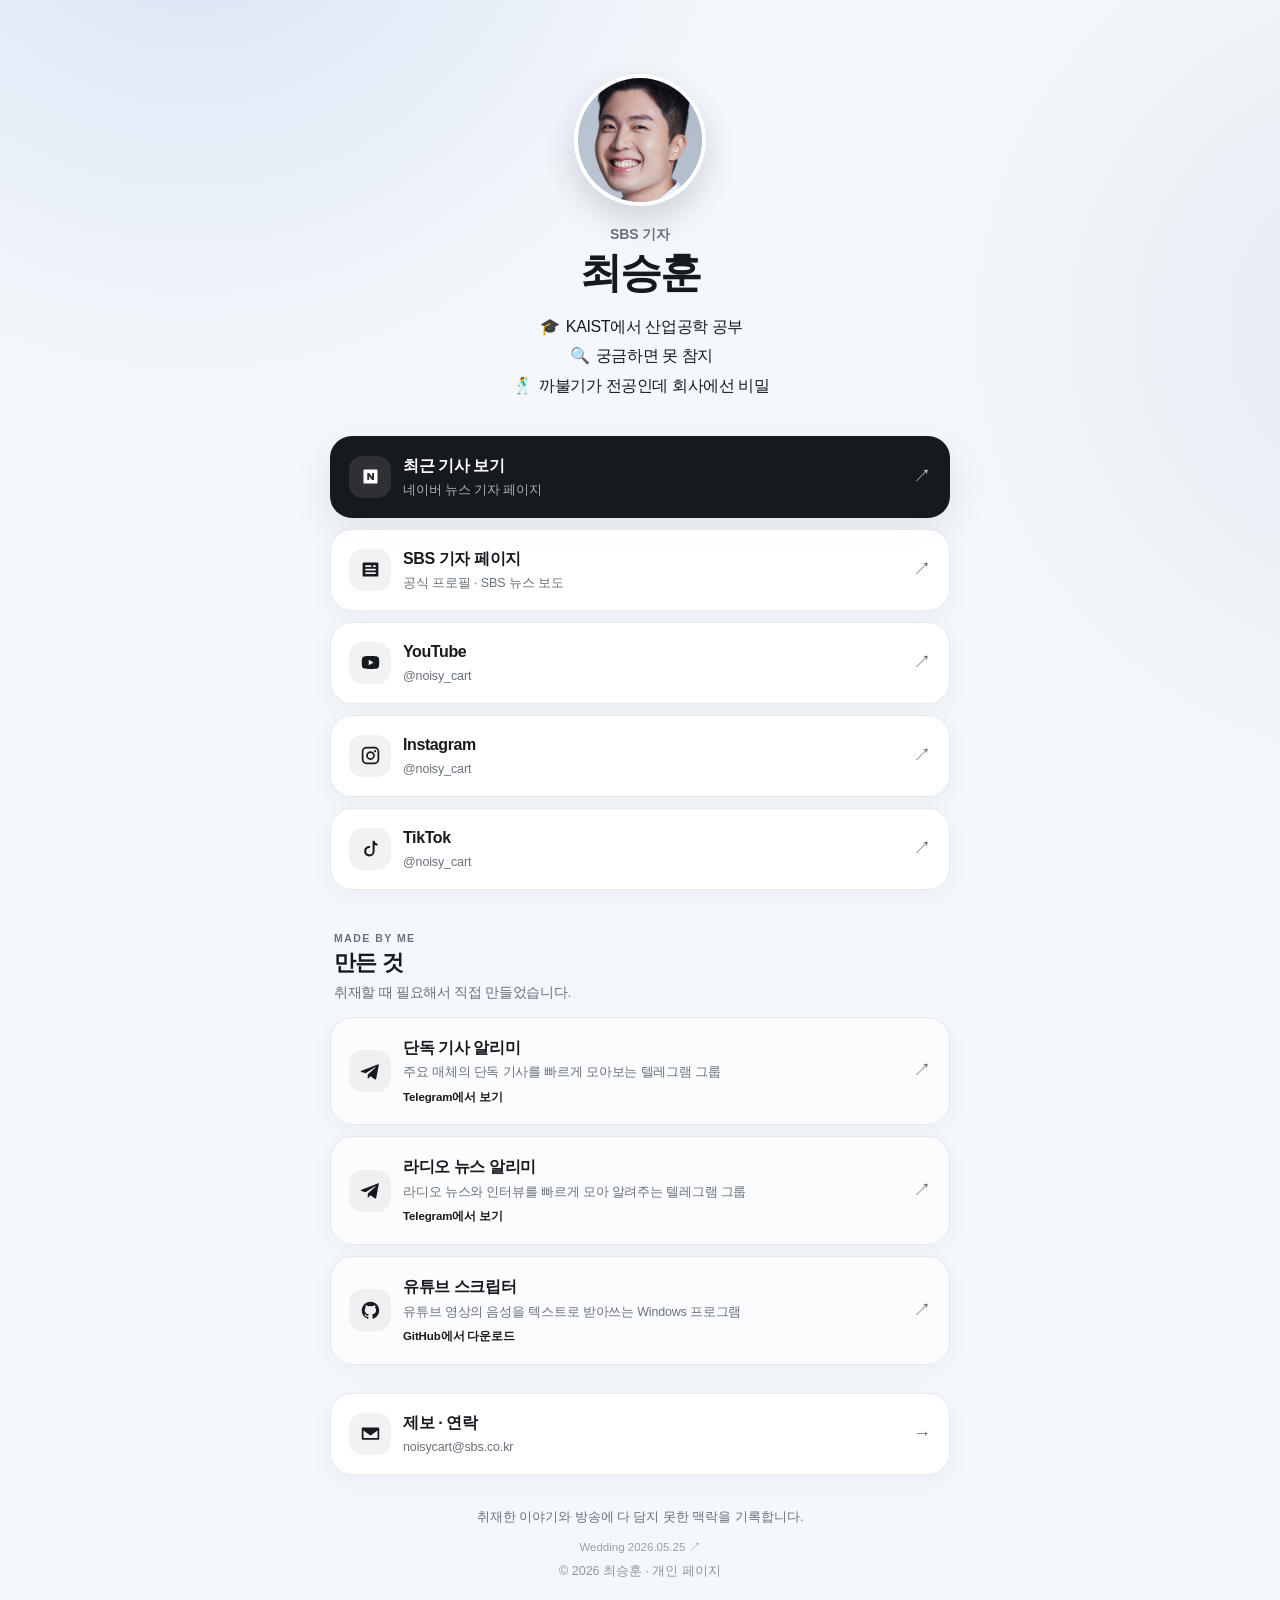
<file: index.html>
<!doctype html>
<html lang="ko">
<head>
  <meta charset="utf-8">
  <meta name="viewport" content="width=device-width, initial-scale=1, viewport-fit=cover">
  <title>최승훈 | SBS 기자</title>
  <meta name="description" content="SBS 기자 최승훈의 개인 페이지입니다. 최근 보도와 공식 기자 페이지, 소셜 채널, 직접 만든 도구, 제보·연락처를 한곳에 모았습니다.">
  <meta name="theme-color" content="#f4f7fb">

  <meta property="og:type" content="website">
  <meta property="og:title" content="최승훈 | SBS 기자">
  <meta property="og:description" content="KAIST에서 산업공학 공부. 궁금하면 못 참지.">
  <meta property="og:url" content="https://choiseunghoon.com/">
  <meta property="og:image" content="https://choiseunghoon.com/assets/avatar-square.jpg">

  <meta name="twitter:card" content="summary">
  <meta name="twitter:title" content="최승훈 | SBS 기자">
  <meta name="twitter:description" content="KAIST에서 산업공학 공부. 궁금하면 못 참지.">
  <meta name="twitter:image" content="https://choiseunghoon.com/assets/avatar-square.jpg">

  <link rel="icon" href="assets/favicon.png" type="image/png">
  <link rel="canonical" href="https://choiseunghoon.com/">
  <link rel="stylesheet" href="styles.css?v=20260920-2">
</head>
<body>
  <main class="shell">
    <section class="profile" aria-labelledby="page-title">
      <img class="profile-photo" src="assets/profile.jpg" alt="최승훈 기자 프로필 사진" width="160" height="200">
      <p class="eyebrow">SBS 기자</p>
      <h1 id="page-title">최승훈</h1>
      <div class="bio" aria-label="소개">
        <p><span aria-hidden="true">🎓</span> KAIST에서 산업공학 공부</p>
        <p><span aria-hidden="true">🔍</span> 궁금하면 못 참지</p>
        <p><span aria-hidden="true">🕺</span> 까불기가 전공인데 회사에선 비밀</p>
      </div>
    </section>

    <nav class="links" aria-label="주요 링크">
      <a class="link-card primary" href="https://naver.me/GTSCk0RT" target="_blank" rel="noopener noreferrer">
        <span class="icon" aria-hidden="true">
          <svg viewBox="0 0 24 24"><path d="M5 4h14a1 1 0 0 1 1 1v14a1 1 0 0 1-1 1H5a1 1 0 0 1-1-1V5a1 1 0 0 1 1-1Zm3.3 4v8h2.2v-4.3L13.6 16H16V8h-2.2v4.3L10.7 8H8.3Z"/></svg>
        </span>
        <span class="link-copy">
          <strong>최근 기사 보기</strong>
          <small>네이버 뉴스 기자 페이지</small>
        </span>
        <span class="arrow" aria-hidden="true">↗</span>
      </a>

      <a class="link-card" href="https://news.sbs.co.kr/news/reporterPage.do?reporterId=noisycart" target="_blank" rel="noopener noreferrer">
        <span class="icon" aria-hidden="true">
          <svg viewBox="0 0 24 24"><path d="M4 4h16a1 1 0 0 1 1 1v14a1 1 0 0 1-1 1H4a1 1 0 0 1-1-1V5a1 1 0 0 1 1-1Zm2 3v2h7V7H6Zm0 4v2h12v-2H6Zm0 4v2h12v-2H6Zm9-8v2h3V7h-3Z"/></svg>
        </span>
        <span class="link-copy">
          <strong>SBS 기자 페이지</strong>
          <small>공식 프로필 · SBS 뉴스 보도</small>
        </span>
        <span class="arrow" aria-hidden="true">↗</span>
      </a>

      <a class="link-card" href="https://www.youtube.com/@noisy_cart" target="_blank" rel="noopener noreferrer">
        <span class="icon" aria-hidden="true">
          <svg viewBox="0 0 24 24"><path d="M21.6 7.2a2.9 2.9 0 0 0-2-2C17.8 4.7 12 4.7 12 4.7s-5.8 0-7.6.5a2.9 2.9 0 0 0-2 2A30 30 0 0 0 2 12a30 30 0 0 0 .4 4.8 2.9 2.9 0 0 0 2 2c1.8.5 7.6.5 7.6.5s5.8 0 7.6-.5a2.9 2.9 0 0 0 2-2A30 30 0 0 0 22 12a30 30 0 0 0-.4-4.8ZM10 15.2V8.8l5.5 3.2L10 15.2Z"/></svg>
        </span>
        <span class="link-copy">
          <strong>YouTube</strong>
          <small>@noisy_cart</small>
        </span>
        <span class="arrow" aria-hidden="true">↗</span>
      </a>

      <a class="link-card" href="https://www.instagram.com/noisy_cart" target="_blank" rel="noopener noreferrer">
        <span class="icon" aria-hidden="true">
          <svg viewBox="0 0 24 24"><path d="M7.5 2h9A5.5 5.5 0 0 1 22 7.5v9a5.5 5.5 0 0 1-5.5 5.5h-9A5.5 5.5 0 0 1 2 16.5v-9A5.5 5.5 0 0 1 7.5 2Zm0 2A3.5 3.5 0 0 0 4 7.5v9A3.5 3.5 0 0 0 7.5 20h9a3.5 3.5 0 0 0 3.5-3.5v-9A3.5 3.5 0 0 0 16.5 4h-9ZM12 7a5 5 0 1 1 0 10 5 5 0 0 1 0-10Zm0 2a3 3 0 1 0 0 6 3 3 0 0 0 0-6Zm5.3-3.2a1.2 1.2 0 1 1 0 2.4 1.2 1.2 0 0 1 0-2.4Z"/></svg>
        </span>
        <span class="link-copy">
          <strong>Instagram</strong>
          <small>@noisy_cart</small>
        </span>
        <span class="arrow" aria-hidden="true">↗</span>
      </a>

      <a class="link-card" href="https://www.tiktok.com/@noisy_cart" target="_blank" rel="noopener noreferrer">
        <span class="icon" aria-hidden="true">
          <svg viewBox="0 0 24 24"><path d="M14.5 3h2.2c.3 1.7 1.3 3 3.3 3.4v2.3a8 8 0 0 1-3.3-1.1V15a6 6 0 1 1-5.2-5.9v2.4a3.6 3.6 0 1 0 2.9 3.5V3h.1Z"/></svg>
        </span>
        <span class="link-copy">
          <strong>TikTok</strong>
          <small>@noisy_cart</small>
        </span>
        <span class="arrow" aria-hidden="true">↗</span>
      </a>
    </nav>

    <section class="projects" aria-labelledby="projects-title">
      <div class="section-heading">
        <p class="section-kicker">MADE BY ME</p>
        <h2 id="projects-title">만든 것</h2>
        <p>취재할 때 필요해서 직접 만들었습니다.</p>
      </div>

      <div class="project-list">
        <a class="project-card" href="https://t.me/exclusive_alert" target="_blank" rel="noopener noreferrer">
          <span class="project-icon telegram" aria-hidden="true">
            <svg viewBox="0 0 24 24"><path d="M21.7 3.4 18.6 20c-.2 1.2-.9 1.5-1.9.9l-4.7-3.5-2.3 2.2c-.3.3-.5.5-1 .5l.3-4.8 8.8-7.9c.4-.3-.1-.5-.6-.2L6.3 14 1.6 12.5c-1-.3-1-1 .2-1.5L20.2 3.9c.9-.3 1.7.2 1.5-.5Z"/></svg>
          </span>
          <span class="project-copy">
            <strong>단독 기사 알리미</strong>
            <small>주요 매체의 단독 기사를 빠르게 모아보는 텔레그램 그룹</small>
            <em>Telegram에서 보기</em>
          </span>
          <span class="arrow" aria-hidden="true">↗</span>
        </a>

        <a class="project-card" href="https://t.me/radionews_alert" target="_blank" rel="noopener noreferrer">
          <span class="project-icon telegram" aria-hidden="true">
            <svg viewBox="0 0 24 24"><path d="M21.7 3.4 18.6 20c-.2 1.2-.9 1.5-1.9.9l-4.7-3.5-2.3 2.2c-.3.3-.5.5-1 .5l.3-4.8 8.8-7.9c.4-.3-.1-.5-.6-.2L6.3 14 1.6 12.5c-1-.3-1-1 .2-1.5L20.2 3.9c.9-.3 1.7.2 1.5-.5Z"/></svg>
          </span>
          <span class="project-copy">
            <strong>라디오 뉴스 알리미</strong>
            <small>라디오 뉴스와 인터뷰를 빠르게 모아 알려주는 텔레그램 그룹</small>
            <em>Telegram에서 보기</em>
          </span>
          <span class="arrow" aria-hidden="true">↗</span>
        </a>

        <a class="project-card" href="https://github.com/noisycart/youtube-stt-releases/releases/latest" target="_blank" rel="noopener noreferrer">
          <span class="project-icon" aria-hidden="true">
            <svg viewBox="0 0 24 24"><path d="M12 2a10 10 0 0 0-3.2 19.5c.5.1.7-.2.7-.5v-1.9c-2.8.6-3.4-1.2-3.4-1.2-.5-1.1-1.1-1.4-1.1-1.4-.9-.6.1-.6.1-.6 1 0 1.5 1 1.5 1 .9 1.5 2.3 1.1 2.9.8.1-.6.3-1.1.6-1.3-2.2-.3-4.6-1.1-4.6-4.9 0-1.1.4-2 1-2.7-.1-.3-.4-1.3.1-2.7 0 0 .8-.3 2.8 1a9.6 9.6 0 0 1 5 0c1.9-1.3 2.8-1 2.8-1 .5 1.4.2 2.4.1 2.7.7.7 1 1.6 1 2.7 0 3.8-2.3 4.6-4.6 4.9.4.3.7.9.7 1.8V21c0 .3.2.6.7.5A10 10 0 0 0 12 2Z"/></svg>
          </span>
          <span class="project-copy">
            <strong>유튜브 스크립터</strong>
            <small>유튜브 영상의 음성을 텍스트로 받아쓰는 Windows 프로그램</small>
            <em>GitHub에서 다운로드</em>
          </span>
          <span class="arrow" aria-hidden="true">↗</span>
        </a>
      </div>
    </section>

    <nav class="links contact-links" aria-label="연락">
      <a class="link-card contact" href="mailto:noisycart@sbs.co.kr?subject=%EC%A0%9C%EB%B3%B4%C2%B7%EC%97%B0%EB%9D%BD">
        <span class="icon" aria-hidden="true">
          <svg viewBox="0 0 24 24"><path d="M3 5h18a1 1 0 0 1 1 1v12a1 1 0 0 1-1 1H3a1 1 0 0 1-1-1V6a1 1 0 0 1 1-1Zm9 7.1L5.2 7h13.6L12 12.1ZM4 17h16V8.6l-7.4 5.5a1 1 0 0 1-1.2 0L4 8.6V17Z"/></svg>
        </span>
        <span class="link-copy">
          <strong>제보 · 연락</strong>
          <small>noisycart@sbs.co.kr</small>
        </span>
        <span class="arrow" aria-hidden="true">→</span>
      </a>
    </nav>

    <footer>
      <p>취재한 이야기와 방송에 다 담지 못한 맥락을 기록합니다.</p>
      <p style="margin-top:12px; font-size:11.5px; opacity:.65;">
        <a href="/wedding/" style="color:inherit; text-decoration:none;">Wedding 2026.05.25 ↗</a>
      </p>
      <p class="fine">© 2026 최승훈 · 개인 페이지</p>
    </footer>
  </main>

  <!-- Cloudflare Web Analytics -->
  <script
    type="module"
    src="https://static.cloudflareinsights.com/beacon.min.js"
    data-cf-beacon='{"token":"0c27c18cb25145109643629670fee045"}'>
  </script>
  <!-- End Cloudflare Web Analytics -->
</body>
</html>
</file>
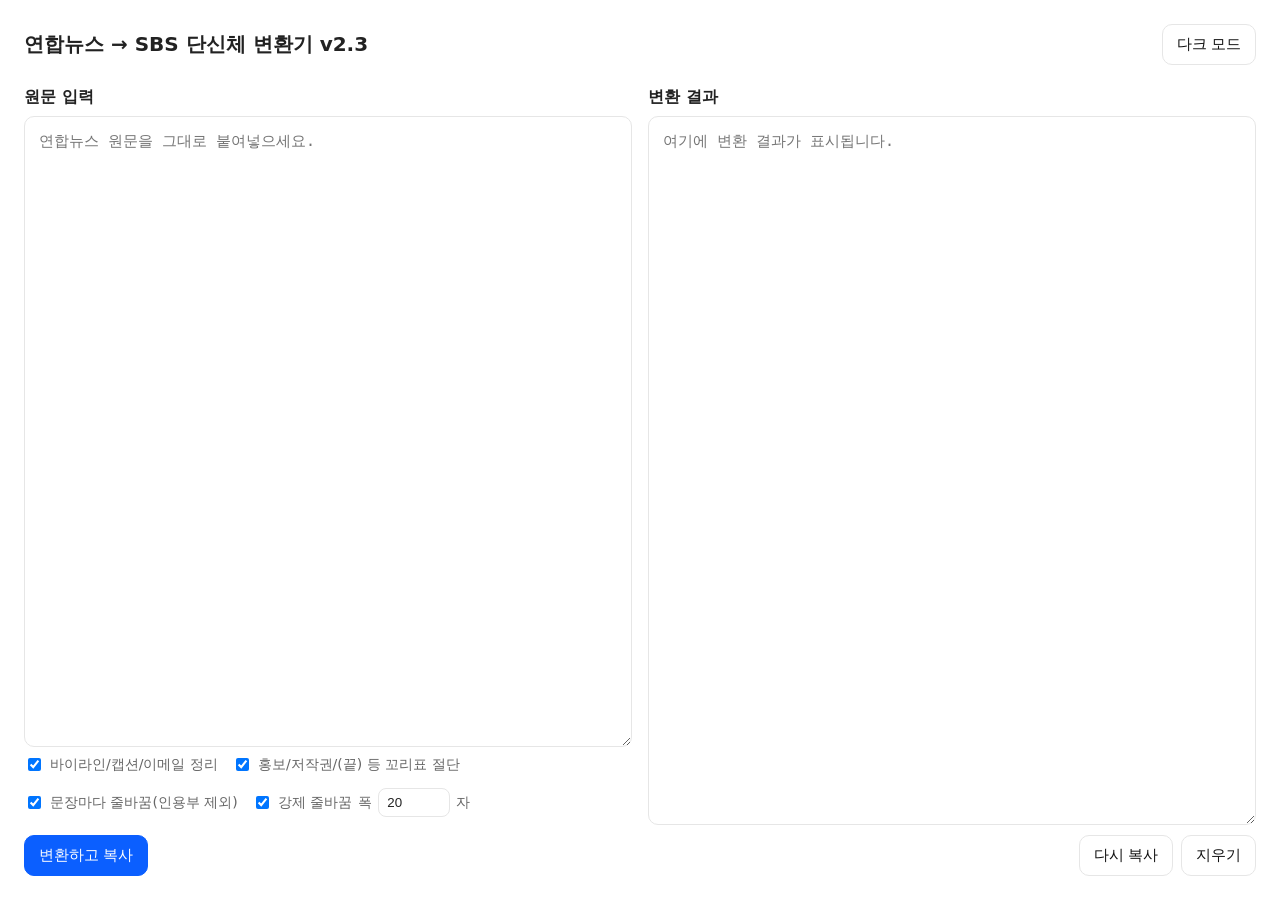
<file: converter/index.html>
<!DOCTYPE html>
<html lang="ko">
<head>
  <meta charset="UTF-8" />
  <meta name="viewport" content="width=device-width, initial-scale=1.0"/>
  <title>연합뉴스 → SBS 단신체 변환기 v2.3</title>
  <link rel="icon" href="/assets/favicon.png" type="image/png">
  <style>
    :root { --bg:#ffffff; --fg:#222; --muted:#666; --accent:#0b5fff; --border:#e6e6e6; }
    body.dark { --bg:#111318; --fg:#e8eaed; --muted:#a4a7ae; --accent:#4c8dff; --border:#2a2d36; }

    * { box-sizing: border-box; }
    html, body { height: 100%; }
    body {
      font-family: system-ui,-apple-system,Segoe UI,Roboto,Arial,"Apple SD Gothic Neo","Noto Sans KR","Malgun Gothic",sans-serif;
      color:var(--fg); background:var(--bg); margin:0; padding:24px;
      display:flex; flex-direction:column; gap:12px;
    }
    h1 { margin:0; font-size:20px; display:flex; justify-content:space-between; align-items:center; }
    label { font-weight:600; display:block; margin:10px 0 8px; }
    .row {
      display:grid; grid-template-columns: 1fr 1fr; gap:16px;
      height: calc(100vh - 24px*2 - 28px);
      min-height: 520px;
    }
    .col { display:flex; flex-direction:column; min-width:0; }
    textarea {
      width:100%; flex:1 1 auto; min-height:0;
      padding:12px 14px; font-size:15px; line-height:1.6;
      border:1px solid var(--border); border-radius:10px; background:#fff; resize:vertical; color:#111;
    }
    body.dark textarea { background:#161a21; color:#e8eaed; border-color:var(--border); }

    .options { display:flex; flex-wrap:wrap; gap:14px; font-size:14px; color:var(--muted); margin:8px 0; align-items:center; }
    .options label { font-weight:500; display:inline-flex; align-items:center; gap:6px; margin:0;}
    .wrap-group { display:inline-flex; gap:6px; align-items:center; }
    input[type="number"] { width:72px; padding:6px 8px; border:1px solid var(--border); border-radius:8px; background:var(--bg); color:var(--fg); }

    .controls-left, .controls-right { display:flex; gap:8px; margin-top:10px; flex-wrap:wrap; }
    .controls-left { justify-content:flex-start; align-items:center; }
    .controls-right { justify-content:flex-end; }
    button {
      appearance:none; border:1px solid var(--border); background:#fff; color:#111;
      padding:10px 14px; font-size:15px; border-radius:10px; cursor:pointer;
    }
    body.dark button { background:#1f2530; color:#e8eaed; border-color:var(--border); }
    button.primary { background:var(--accent); color:#fff; border-color:var(--accent); }
    .footer { color:var(--muted); font-size:12px; margin-top:6px; }

    #copyStatus {
      font-size: 14px;
      font-weight: 700;
    }
    
    #copyStatus[data-state="success"] {
      color: #137547;
    }
    
    #copyStatus[data-state="error"] {
      color: #b42318;
    }
    
    body.dark #copyStatus[data-state="success"] {
      color: #7ee2a7;
    }
    
    body.dark #copyStatus[data-state="error"] {
      color: #ffa8a8;
    }

    @media (max-width: 900px) {
      .row { grid-template-columns: 1fr; height: calc(100vh - 24px*2 - 28px); }
      .controls-right { justify-content: flex-start; }
    }
  </style>
</head>
<body>
  <h1>
    연합뉴스 → SBS 단신체 변환기 v2.3
    <button id="btnDark" title="다크 모드 토글">다크 모드</button>
  </h1>

  <div class="row">
    <!-- 왼쪽: 입력 + 옵션 + 변환 버튼 -->
    <div class="col">
      <label for="inputText">원문 입력</label>
      <textarea id="inputText" placeholder="연합뉴스 원문을 그대로 붙여넣으세요."></textarea>

      <div class="options">
        <label><input type="checkbox" id="optCleanHeaders" checked /> 바이라인/캡션/이메일 정리</label>
        <label><input type="checkbox" id="optCutBoiler" checked /> 홍보/저작권/(끝) 등 꼬리표 절단</label>
        <label><input type="checkbox" id="optSentenceNewline" checked /> 문장마다 줄바꿈(인용부 제외)</label>
        <span class="wrap-group">
          <label style="font-weight:500; margin:0;"><input type="checkbox" id="optHardWrap" checked /> 강제 줄바꿈</label>
          <span>폭</span>
          <input type="number" id="wrapWidth" min="10" max="80" step="1" value="20" />
          <span>자</span>
        </span>
      </div>


      <div class="controls-left">
        <button class="primary" id="btnConvert">변환하고 복사</button>
        <span id="copyStatus" role="status" aria-live="polite"></span>
        <div class="footer" id="stats"></div>
      </div>
    </div>

    <!-- 오른쪽: 결과 + 복사/지우기 버튼 -->
    <div class="col">
      <label for="outputText">변환 결과</label>
      <textarea id="outputText" readonly placeholder="여기에 변환 결과가 표시됩니다."></textarea>
      <div class="controls-right">
        <button id="btnCopy">다시 복사</button>
        <button id="btnClear">지우기</button>
      </div>
    </div>
  </div>

  <script>
    // ====== 자모 유틸 ======
    const BASE = 0xAC00, CHO = 19, JUNG = 21, JONG = 28;
    const JONG_NONE = 0, JONG_RIEUL = 8, JONG_BIEUP = 17, JONG_SSANGSIOT = 20; // ㄹ, ㅂ, ㅆ
    const politeStrictRe = /(입니다\.|습니다\.)$/;

    const $ = sel => document.querySelector(sel);
    const isHangulSyll = ch => {
      if (!ch) return false;
      const c = ch.codePointAt(0);
      return c >= 0xAC00 && c <= 0xD7A3;
    };
    function decompose(ch){
      const code = ch.codePointAt(0) - BASE;
      const jong = code % JONG;
      const jung = ((code - jong) / JONG) % JUNG;
      const cho  = Math.floor(code / (JUNG * JONG));
      return {cho, jung, jong};
    }
    function compose({cho, jung, jong}){
      return String.fromCharCode(BASE + (cho*JUNG + jung)*JONG + jong);
    }
    function attachPolite(stem){
      // 동사·형용사 어간의 마지막 글자만 활용합니다.
      // 이전 버전처럼 뒤에서부터 한글을 찾으면
      // "100%(잠정)"의 괄호 안 글자를 바꾸는 오작동이 생길 수 있습니다.
      const ch = stem[stem.length - 1];
      if (!isHangulSyll(ch)) return stem + '습니다.';

      const dj = decompose(ch);

      // 받침이 없으면 -ㅂ니다: 가다→갑니다, 크다→큽니다
      // ㄹ 받침도 -ㅂ니다 앞에서 ㄹ이 탈락: 살다→삽니다, 만들다→만듭니다
      if (dj.jong === JONG_NONE || dj.jong === JONG_RIEUL) {
        const newCh = compose({cho: dj.cho, jung: dj.jung, jong: JONG_BIEUP});
        return stem.slice(0, -1) + newCh + '니다.';
      }
      return stem + '습니다.';
    }

    // ====== 인용부 마스킹/복원 ======
    function maskQuotes(text){
      // 곧은 작은따옴표(')는 영문 아포스트로피와 구분해야 하므로
      // 일반 인용부와 분리해 처리합니다.
      const pairs = [
        ['"', '"'], ['“','”'], ['‘','’'], ['「','」'], ['『','』']
      ];
      let masked = text;
      const placeholders = [];

      const storeQuote = (value) => {
        const key = `__Q${placeholders.length}__`;
        placeholders.push({ key, value });
        return key;
      };

      for (const [o,c] of pairs){
        const re = new RegExp(`${escapeReg(o)}[\\s\\S]*?${escapeReg(c)}`, 'g');
        masked = masked.replace(re, (m) => storeQuote(m));
      }

      // Collector's, McDonald's, O'Connor처럼 영문자 사이의 '는
      // 닫는 따옴표로 인정하지 않습니다.
      // 앞 문자를 함께 잡았다가 그대로 돌려줘 lookbehind 없이도 동작합니다.
      const straightSingleQuoteRe = /(^|[^A-Za-z0-9])'([\s\S]*?)'(?![A-Za-z0-9])/g;
      masked = masked.replace(straightSingleQuoteRe, (_, prefix, inner) => {
        return prefix + storeQuote(`'${inner}'`);
      });

      return { masked, placeholders };
    }
    function unmaskQuotes(text, placeholders){
      let out = text;
      for (const {key,value} of placeholders){
        out = out.replaceAll(key, value);
      }
      return out;
    }
    function escapeReg(s){ return s.replace(/[.*+?^${}()|[\]\\]/g, '\\$&'); }

    // ====== 공백/단위 정규화 ======
    function normalizeSpacing(t){
      return t
        // 전각·유사 기호를 일반 기호로 통일
        .replace(/％/g, '%')
        .replace(/[∼～]/g, '~')
        // 숫자+단위 붙이기. 기호 단위 뒤에서는 \b가 작동하지 않으므로 전방 탐색을 사용
        .replace(/(\d)\s*(㎞|km|㎏|kg|%|℃|℉|㎜|mm|㎝|cm)(?=$|[\s,.;:!?)}\]가-힣])/gi, '$1$2')
        // 시·분 사이 공백
        .replace(/(\d)시\s*(\d+)/g, '$1시 $2')
        .replace(/(\d)분\s*(\d+)/g, '$1분 $2')
        // 아라비아 숫자로 적은 날짜: 2026.7.12. → 2026. 7. 12.
        .replace(/(^|[^\d])(\d{4})\s*\.\s*(\d{1,2})\s*\.\s*(\d{1,2})\s*\./g,
          '$1$2. $3. $4.')
        // 괄호 안쪽 공백 정리
        .replace(/\(\s+/g,'(').replace(/\s+\)/g,')')
        // 범위 물결표는 앞뒤에 붙임
        .replace(/\s*~\s*/g,'~');
    }

// ====== 연합뉴스식 숫자 표기 → SBS 스타일 ======
function formatYonhapNumbers(t){
  // (1) A천B -> (A*1000 + B) 콤마 처리  (뒤에 숫자가 있을 때만)
  t = t.replace(/(\d{1,3})천(\d{1,3})/g, (_, a, b) => {
    const n = parseInt(a, 10) * 1000 + parseInt(b, 10);
    return n.toLocaleString('en-US'); // 8,538
  });

  // (2) 조/억/만 뒤에 숫자가 바로 오면 한 칸 띄움
  t = t.replace(/(조|억|만)(?=\d)/g, '$1 ');

  // (3) 수량 표현의 최종 단위만 분리: 10억원→10억 원, 5천명→5천 명
  // 숫자 문맥을 반드시 요구해 '천명했다', '만원 버스', '연구 조원'을 훼손하지 않음
  t = t.replace(
    /(\d[\d,\s조억만천]*[조억만천])(원|명|달러|유로|엔|위안)/g,
    (_, numberPart, unit) => `${numberPart.trimEnd()} ${unit}`
  );

  return t;
}

    // ====== ‘…께’ → ‘…쯤’ (오전/오후 없이도 동작) ======
    function aroundKkeToJjeum(t){
      return t.replace(/(\d{1,2})시(?:\s*(\d{1,2})분(?:\s*(\d{1,2})초)?)?\s*께/g, (_, hh, mm, ss) => {
        let out = `${hh}시`;
        if (mm) out += ` ${mm}분`;
        if (ss) out += ` ${ss}초`;
        return out + '쯤';
      });
    }

    // ====== SBS 라벨: 새벽/아침/오전/낮/오후/저녁/밤 (리드링 제로·분/초·께/쯤 포함) ======
    function relabelTimeSBS(t){
      const pickLabel = (h24) => (
        (h24<=5) ? '새벽' :
        (h24<=7) ? '아침' :
        (h24<=11)? '오전' :
        (h24<=14)? '낮'   :
        (h24<=17)? '오후' :
        (h24<=19)? '저녁' : '밤'
      );
      const displayHour = (h24) => {
        if (h24 === 0) return 0;     // 새벽 0시
        if (h24 === 12) return 12;   // 낮 12시
        return h24 % 12;
      };

      // ① 단일 시각: 오전/오후 + 시(선행 0 포함) + [분/초] + [께/쯤]
      t = t.replace(
        /(오전|오후)\s*(0?\d|1[0-2])시(?:\s*(\d{1,2})분(?:\s*(\d{1,2})초)?)?(?:\s*(께|쯤))?/g,
        (_, ap, hh, mm, ss, about) => {
          let h = parseInt(hh, 10);
          if (ap === '오전') { if (h === 12) h = 0; }
          else { if (h !== 12) h += 12; }
          const label = pickLabel(h);
          const hDisp = displayHour(h);
          let out = `${label} ${hDisp}시`;
          if (mm) out += ` ${mm}분`;
          if (ss) out += ` ${ss}초`;
          if (about) out += '쯤'; // '께'든 '쯤'이든 통일해 '쯤'
          return out;
        }
      );

      // ② 범위: "오전 6시~8시" → "아침 6시~8시" 등 (좌측 기준으로 라벨 결정)
      t = t.replace(
        /(오전|오후)\s*(0?\d|1[0-2])시~(0?\d|1[0-2])시/g,
        (_, ap, hh1, hh2) => {
          let h = parseInt(hh1, 10);
          if (ap === '오전') { if (h === 12) h = 0; }
          else { if (h !== 12) h += 12; }
          const label = pickLabel(h);
          const hDisp = displayHour(h);
          return `${label} ${hDisp}시~${parseInt(hh2,10)}시`;
        }
      );

      return t;
    }

    // ====== 전처리 ======
    function preprocessYonhap(raw, opts) {
      let t = raw.replace(/\r\n?/g, '\n');

      // 제목~바이라인(OOO 기자 = / OOO 특파원 =)까지 제거 (공백 유무 모두 대응)
      if (opts.cleanHeaders) {
        const m = t.match(/^[\s\S]{0,800}?(?:기자|특파원)\s*=\s*/);
        if (m) t = t.slice(m[0].length);
      }

      if (opts.cleanHeaders) {
        t = t.replace(/^\s*\([\w가-힣·\s]+=\s*연합뉴스\)\s*/m, '');
        t = t.replace(/\((?:사진|영상|자료사진|연합|연합뉴스)[^)]*\)\s*/g, '');
        t = t.replace(/\s*\[(?:속보|1보|2보|3보)\]\s*/g, '')
             .replace(/\s*\((?:종합|사진취재|영상)\)\s*/g, '');
        t = t.replace(/\b[\w.%+-]+@yna\.co\.kr\b/g, '');
      }

      if (opts.cutBoiler) {
        t = t.replace(/\n?\(끝\)\s*$/m, '');
        const idx1 = t.search(/^\s*<\s*연합뉴스/mi);
        const idx2 = t.search(/^\s*<\s*저작권자/mi);
        const cutIdx = (idx1 === -1) ? idx2 : (idx2 === -1 ? idx1 : Math.min(idx1, idx2));
        if (cutIdx !== -1) t = t.slice(0, cutIdx);
        t = t.replace(/^\s*<[^>\n]*>\s*$/gm, '');
      }

      t = t.replace(/[ \t]+\n/g, '\n').replace(/\n{3,}/g, '\n\n').trim();

      // 공백/단위 정규화
      t = normalizeSpacing(t);
      // SBS 라벨 치환 (오전 04시, 분/초, ‘…께’ 포함)
      t = relabelTimeSBS(t);
      // ‘…께’ → ‘…쯤’ (오전/오후 없이도 적용)
      t = aroundKkeToJjeum(t);

      return t;
    }

    // ====== 문장 분리(스캐너) ======
    const CLOSER_SET = new Set(['”','"','’',"'",'」','』',')',']']);
    const LATIN_ABBREVIATIONS = new Set([
      'mr','mrs','ms','dr','prof','sr','jr','st','mt',
      'inc','ltd','corp','co','no','vol','fig','dept','est',
      'vs','etc','approx','jan','feb','mar','apr','jun','jul','aug','sep','sept','oct','nov','dec'
    ]);

    function isDigit(ch){ return /[0-9]/.test(ch); }
    function isLatinAlpha(ch){ return /[A-Za-z]/.test(ch); }

    function nextNonSpaceIndex(text, start){
      let i = start;
      while (i < text.length && /[ \t]/.test(text[i])) i++;
      return i;
    }

    // 2026. 7. 12. / 7. 12. 같은 날짜 표기 내부의 마침표인지 판정합니다.
    // 줄바꿈 뒤에 새 문장이 시작되는 경우까지 무조건 합치지 않도록 같은 줄만 봅니다.
    function isDateNotationPeriod(text, i){
      const lineStart = text.lastIndexOf('\n', i - 1) + 1;
      const nextLineBreak = text.indexOf('\n', i + 1);
      const lineEnd = nextLineBreak === -1 ? text.length : nextLineBreak;
      const left = text.slice(lineStart, i + 1);
      const right = text.slice(i + 1, lineEnd);

      // 연도 뒤: 2026. 7. 12.
      if (/(?:^|\D)\d{4}\.$/.test(left) && /^\s*\d{1,2}\./.test(right)) return true;

      // 월 뒤: 2026. 7. 12. 또는 7. 12.
      if (/(?:^|\D)(?:\d{4}\.\s*)?\d{1,2}\.$/.test(left) && /^\s*\d{1,2}\./.test(right)) return true;

      // 일 뒤의 점이 날짜 표기의 일부이고, 같은 줄에서 조사·명사 등이 이어지는 경우
      // 예: 2026. 7. 12. 기준 / 7. 12.부터
      if (/(?:^|\D)(?:\d{4}\.\s*)?\d{1,2}\.\s*\d{1,2}\.$/.test(left)) {
        const j = nextNonSpaceIndex(text, i + 1);
        if (j < lineEnd && /[가-힣(]/.test(text[j])) return true;
      }

      return false;
    }

    function isLatinAbbreviationPeriod(text, i){
      const left = text.slice(Math.max(0, i - 30), i + 1);

      // U.S. / U.N. / e.g. / i.e.처럼 한 글자와 점이 반복되는 약어
      if (/(?:^|[^A-Za-z])(?:[A-Za-z]\.){2,}$/.test(left)) return true;

      // Inc. / Co. / vs. 등 자주 쓰이는 영문 약어
      const m = left.match(/([A-Za-z]+)\.$/);
      if (!m || !LATIN_ABBREVIATIONS.has(m[1].toLowerCase())) return false;

      // 문서 끝의 약어 마침표는 문장 종결일 수 있으므로 예외에서 제외
      const j = nextNonSpaceIndex(text, i + 1);
      return j < text.length && text[j] !== '\n';
    }

    function isInternalPeriod(text, i){
      const prev = text[i - 1] || '';
      const next = text[i + 1] || '';

      // 말줄임표: 마지막 점에서만 문장 종결 여부를 판단
      if (next === '.') return true;

      // 소수·버전·IP 주소: 3.14 / v2.1 / 192.168.0.1
      if (isDigit(prev) && isDigit(next)) return true;

      // 영문 약칭·도메인·파일명: M.AX / A.I. / yna.co.kr
      if (isLatinAlpha(prev) && isLatinAlpha(next)) return true;

      // 마침표 뒤에 공백이나 닫는 기호 없이 문자가 바로 이어지면 토큰 내부로 봄
      // 예: Inc.는 / No.1 / example.com/path
      if (next && !/\s/.test(next) && !CLOSER_SET.has(next)) return true;

      if (isDateNotationPeriod(text, i)) return true;
      if (isLatinAbbreviationPeriod(text, i)) return true;

      return false;
    }

    function splitSentences(text) {
      const out = [];
      let buf = '';

      for (let i = 0; i < text.length; i++) {
        const ch = text[i];
        buf += ch;

        let end = false;

        if (ch === '.') {
          end = !isInternalPeriod(text, i);
        } else if (ch === '?' || ch === '!') {
          end = true;
        }

        if (end) {
          let j = i + 1;
          while (j < text.length && CLOSER_SET.has(text[j])) {
            buf += text[j];
            j++;
          }
          i = j - 1;

          const s = buf.trim();
          if (s) out.push(s);
          buf = '';
        }
      }

      const rest = buf.trim();
      if (rest) out.push(rest);
      return out;
    }

    // ====== 공손체 판정(보강) ======
    const TRAIL_CLOSERS_RE = /[”"’'」』\)\]]+$/;
    function endsWithB니다(core){
      if (!/니다\.$/.test(core)) return false;
      if (core.length < 4) return false;
      const prevSyl = core[core.length - 4];
      return isHangulSyll(prevSyl) && decompose(prevSyl).jong === JONG_BIEUP;
    }
    function alreadyPolite(s){
      const core = s.replace(TRAIL_CLOSERS_RE, '').trim();
      if (/(입니다\.|습니다\.)$/.test(core)) return true;
      if (endsWithB니다(core)) return true;
      return false;
    }

    // ====== ‘이다’ 축약(명사+다) 판별 ======
    // 정규식만으로 한국어 품사를 완벽히 판별할 수는 없습니다.
    // 따라서 ① 숫자·영문·기호·인용부 뒤의 '다'와
    // ② 기사에서 자주 쓰이는 명사형 종결만 보수적으로 '입니다'로 바꿉니다.
    const NOUN_DA_ENDINGS = [
      '상황','현상','입장','방침','기준','결과','가능성','필요성','문제','조치','조처','방법',
      '방안','원인','대책','과제','요인','사유','사안','제안','안건','비율','추세','흐름','관행','현안',
      '목표','계획','예정','전망','정책','제도','규제','원칙','핵심','쟁점','관건','대안','후보',
      '변수','기회','위기','의미','취지','계기','효과','성과','한계','수준','규모','정도','지표','수치','통계',
      '회사','정부','업체','단체','기관','국가','산업','경제','시장','분야','사례','자료','내용','이유','배경',
      '목적','대상','주체','최고','최저','최대','최소','대세','하나','첫째','둘째','셋째'
    ];

    function isNounDa(word){
      if (!word || !/^[가-힣]+$/.test(word)) return false;

      // '자다', '차다' 같은 동사를 명사로 오인하지 않도록
      // 단일 음절 접미사는 사용하지 않고 2음절 이상의 명사형 종결만 봅니다.
      return NOUN_DA_ENDINGS.some(ending => word.endsWith(ending));
    }

    function isClearlyCopularDaStem(stem){
      const trimmed = stem.trim();
      if (!trimmed) return false;

      const token = trimmed.split(/\s+/).pop() || '';
      const last = token[token.length - 1] || '';

      // '8.5％였다', 'AI였다', '2025년이었다'처럼 숫자·영문·기호가
      // 들어 있어도 마지막 음절에 ㅆ 받침이 있으면 과거·추정 활용형입니다.
      // 이를 명사+다로 오인하면 '였입니다', '이었입니다'가 됩니다.
      if (isHangulSyll(last) && decompose(last).jong === JONG_SSANGSIOT) {
        return false;
      }

      // 100%, AI, A/B, 1위, 20℃, __Q0__, (잠정)처럼
      // 활용형이 아닌 상태에서 마지막 어절에 한글 이외 문자가 있으면
      // 명사·수치 표현으로 봅니다.
      if (/[^가-힣]/.test(token)) return true;

      return isNounDa(token);
    }

    // ====== 어말 변환 ======
    function toPolite(sentence){
      if (alreadyPolite(sentence)) return sentence;

      let closers = '';
      const m = sentence.match(TRAIL_CLOSERS_RE);
      if (m) { closers = m[0]; sentence = sentence.slice(0, -closers.length); }
      let s = sentence.trim();

      const BEFORE = s;
      s = s.replace(/이다\.$/, '입니다.')
           .replace(/아니다\.$/, '아닙니다.')
           .replace(/(이에요|예요)\.$/, '입니다.')
           .replace(/하였다\.$/, '했습니다.')
           .replace(/했다\.$/, '했습니다.')
           // 서술격 조사와 일반 용언의 과거형. 이 규칙을 명사+다 판정보다 먼저 적용합니다.
           .replace(/아니었다\.$/, '아니었습니다.')
           .replace(/이었다\.$/, '이었습니다.')
           .replace(/였다\.$/, '였습니다.')
           .replace(/한다\.$/, '합니다.')
           .replace(/해요\.$/, '합니다.')
           .replace(/돼요\.$/, '됩니다.')
           .replace(/했어요\.$/, '했습니다.')
           .replace(/됐어요\.$/, '됐습니다.')
           .replace(/있어요\.$/, '있습니다.')
           .replace(/없어요\.$/, '없습니다.')
           .replace(/않아요\.$/, '않습니다.')
           .replace(/된다\.$/, '됩니다.')
           .replace(/되었다\.$/, '되었습니다.')
           .replace(/됐다\.$/, '됐습니다.')
           .replace(/밝혔다\.$/, '밝혔습니다.')
           .replace(/전했다\.$/, '전했습니다.')
           .replace(/설명했다\.$/, '설명했습니다.')
           .replace(/강조했다\.$/, '강조했습니다.')
           .replace(/지적했다\.$/, '지적했습니다.')
           .replace(/덧붙였다\.$/, '덧붙였습니다.')
           .replace(/발표했다\.$/, '발표했습니다.')
           .replace(/확인했다\.$/, '확인했습니다.')
           .replace(/분석했다\.$/, '분석했습니다.')
           .replace(/제시했다\.$/, '제시했습니다.')
           .replace(/발생했다\.$/, '발생했습니다.')
           .replace(/퍼졌다\.$/, '퍼졌습니다.')
           .replace(/있다\.$/, '있습니다.')
           .replace(/없다\.$/, '없습니다.')
           .replace(/보인다\.$/, '보입니다.')
           .replace(/예상된다\.$/, '예상됩니다.')
           .replace(/전망된다\.$/, '전망됩니다.')
           .replace(/우려된다\.$/, '우려됩니다.')
           .replace(/관측된다\.$/, '관측됩니다.')
           .replace(/분석된다\.$/, '분석됩니다.')
           .replace(/밝혀졌다\.$/, '밝혀졌습니다.')
           .replace(/확인됐다\.$/, '확인됐습니다.')
           .replace(/조사됐다\.$/, '조사됐습니다.')
           .replace(/나타났다\.$/, '나타났습니다.')
           .replace(/드러났다\.$/, '드러났습니다.')
           .replace(/중이다\.$/, '중입니다.');
      if (s !== BEFORE) return s + closers;

      // '-까.'는 의문의 강도와 문맥에 따라 마침표도 허용됩니다.
      // '-까요.'로 자동 변환하면 해요체가 섞이고 발화 의도가 달라질 수 있으므로 원문을 보존합니다.

      // 부정 현재형
      if (/않는다\.$/.test(s)) return s.replace(/않는다\.$/, '않습니다.') + closers;
      s = s.replace(/지 않는다\.$/, '지 않습니다.');

      // 받침 있는 동사의 현재형 ‘…는다.’
      // 남는다→남습니다, 먹는다→먹습니다, 찾는다→찾습니다
      if (/는다\.$/.test(s)) {
        const stem = s.slice(0, -3); // '는다.' 제거
        return attachPolite(stem) + closers;
      }

      // 명사·수치·영문·인용부 + 다(=‘이다’ 축약) → …입니다.
      // 예: 100%다. / AI다. / 1위다. / '핵심'다. / 목표다.
      const copularDa = s.match(/^(.*)다\.$/);
      if (copularDa && isClearlyCopularDaStem(copularDa[1])) {
        return copularDa[1] + '입니다.' + closers;
      }

      // 현재형 ‘…ㄴ다.’
      // 간다→갑니다, 늘어난다→늘어납니다
      // 문장 앞부분에 줄바꿈이 있어도 동작하도록
      // 문장 끝의 마지막 음절만 검사합니다.
      const mDa2 = s.match(/([가-힣])다\.$/);

      if (mDa2) {
        const syl = mDa2[1];

        if (isHangulSyll(syl)) {
          const dj = decompose(syl);

          if (dj.jong === 4) { // ㄴ 받침
            const baseSyl = compose({
              cho: dj.cho,
              jung: dj.jung,
              jong: JONG_NONE
            });

            const stem =
              s.slice(0, mDa2.index) + baseSyl;

            return attachPolite(stem) + closers;
          }
        }
      }

      // 일반 ‘…다.’ / 하요체 ‘…요.’
      if (/다\.$/.test(s)) return attachPolite(s.slice(0, -2)) + closers;
      // 해요체는 활용형이 복잡하므로, 위에서 명시적으로 처리하지 않은 형태는 원문을 보존합니다.
      // 잘못된 변환(먹어요→먹업니다, 와요→왑니다)보다 미변환이 안전합니다.
      if (/요\.$/.test(s)) return s + closers;

      return s + closers;
    }

    // ====== 강제 줄바꿈 ======
    function hardWrap(text, width) {
      return text.split(/\n{2,}/).map(par => {
        const clean = par.replace(/\s+/g, ' ').trim();
        if (!clean) return '';
        const words = clean.split(' ');
        const lines = [];
        let line = '';
        for (const w of words) {
          if (line.length === 0) line = w;
          else if ((line + ' ' + w).length <= width) line += ' ' + w;
          else { lines.push(line); line = w; }
        }
        if (line) lines.push(line);
        return lines.join('\n');
      }).join('\n\n');
    }

    // ====== 파이프라인 ======
    function convertPipeline(raw, options) {
      const { cleanHeaders, cutBoiler, sentenceNewline, hardWrapOn, wrapWidth } = options;

      let t = preprocessYonhap(raw, { cleanHeaders, cutBoiler });

      const { masked, placeholders } = maskQuotes(t);
      t = masked;

      t = formatYonhapNumbers(t);

      const sentences = splitSentences(t);
      const converted = sentences.map(s => toPolite(s));
      let out = sentenceNewline ? converted.join('\n\n') : converted.join(' ');

      out = unmaskQuotes(out, placeholders);

      if (hardWrapOn) out = hardWrap(out, wrapWidth);

      out = out.replace(/[ \t]+\n/g, '\n').replace(/\n{3,}/g, '\n\n').trim();
      return out;
    }

    // ====== UI ======
    // 테마 복원
    (function initTheme() {
      const savedTheme = localStorage.getItem('yn_theme');
      if (savedTheme === 'dark') document.body.classList.add('dark');
    })();

    // 옵션 복원
    (function restoreOptions(){
      const saved = JSON.parse(localStorage.getItem('yn_sbs_opts')||'{}');
      ['optCleanHeaders','optCutBoiler','optSentenceNewline','optHardWrap'].forEach(id=>{
        if (saved[id] !== undefined) document.getElementById(id).checked = !!saved[id];
      });
      if (saved.wrapWidth) document.getElementById('wrapWidth').value = saved.wrapWidth;
    })();

    // 옵션 변경 시 저장
    document.querySelectorAll('#optCleanHeaders,#optCutBoiler,#optSentenceNewline,#optHardWrap,#wrapWidth')
      .forEach(el=>el.addEventListener('change',()=>{
        localStorage.setItem('yn_sbs_opts', JSON.stringify({
          optCleanHeaders: document.getElementById('optCleanHeaders').checked,
          optCutBoiler: document.getElementById('optCutBoiler').checked,
          optSentenceNewline: document.getElementById('optSentenceNewline').checked,
          optHardWrap: document.getElementById('optHardWrap').checked,
          wrapWidth: parseInt(document.getElementById('wrapWidth').value,10)
        }));
      }));

    // 다크 모드 토글
    $('#btnDark').addEventListener('click', () => {
      document.body.classList.toggle('dark');
      localStorage.setItem('yn_theme', document.body.classList.contains('dark') ? 'dark' : 'light');
    });

    // 변환
    $('#btnConvert').addEventListener('click', () => {
      const status = $('#copyStatus');
      status.textContent = '';
      status.removeAttribute('data-state');

      const raw = $('#inputText').value || '';
      const cleanHeaders = $('#optCleanHeaders').checked;
      const cutBoiler = $('#optCutBoiler').checked;
      const sentenceNewline = $('#optSentenceNewline').checked;
      const hardWrapOn = $('#optHardWrap').checked;
      const wrapWidth = Math.max(10, Math.min(80, parseInt($('#wrapWidth').value || '20', 10)));

      const start = performance.now();
      const out = convertPipeline(raw, { cleanHeaders, cutBoiler, sentenceNewline, hardWrapOn, wrapWidth });
      const ms = Math.max(1, Math.round(performance.now() - start));

      $('#outputText').value = out;
      const base = preprocessYonhap(raw, { cleanHeaders, cutBoiler });
      const { masked } = maskQuotes(base);
      const origSent = splitSentences(masked).length;
      const outLines = out.split('\n').length;

      $('#stats').textContent = `전처리 문장 수(인용부 제외): ${origSent} | 결과 줄 수: ${outLines} | 처리: ${ms}ms | 폭: ${wrapWidth}자`;

      if (!out) {
        status.dataset.state = 'error';
        status.textContent = '변환할 내용이 없습니다.';
      } else if (!navigator.clipboard?.writeText) {
        status.dataset.state = 'error';
        status.textContent = '자동 복사 불가 · 다시 복사를 눌러주세요.';
      } else {
        status.textContent = '클립보드에 복사 중…';

        navigator.clipboard.writeText(out)
          .then(() => {
            status.dataset.state = 'success';
            status.textContent = '✓ 복사 완료! Ctrl+V로 붙여넣으세요.';
          })
          .catch(() => {
            status.dataset.state = 'error';
            status.textContent = '복사 실패 · 다시 복사를 눌러주세요.';
          });
      }
    });

    // 다시 복사
    $('#btnCopy').addEventListener('click', async () => {
      const text = $('#outputText').value || '';
      const status = $('#copyStatus');

      if (!text) {
        status.dataset.state = 'error';
        status.textContent = '복사할 결과가 없습니다.';
        return;
      }

      try {
        if (navigator.clipboard?.writeText) {
          await navigator.clipboard.writeText(text);
        } else {
          const ta = $('#outputText');
          ta.removeAttribute('readonly');
          ta.select();
          const copied = document.execCommand('copy');
          ta.setAttribute('readonly', 'readonly');
          if (!copied) throw new Error('Copy failed');
        }

        status.dataset.state = 'success';
        status.textContent = '✓ 복사 완료! Ctrl+V로 붙여넣으세요.';
      } catch {
        status.dataset.state = 'error';
        status.textContent = '복사 실패 · 텍스트를 직접 선택해 복사해주세요.';
      }
    });

    // 지우기
    $('#btnClear').addEventListener('click', () => {
      $('#inputText').value = '';
      $('#outputText').value = '';
      $('#stats').textContent = '';
      $('#copyStatus').textContent = '';
      $('#copyStatus').removeAttribute('data-state');
      $('#inputText').focus();
    });

    // 단축키: 변환
    document.addEventListener('keydown', (e) => {
      if ((e.ctrlKey || e.metaKey) && e.key === 'Enter') { e.preventDefault(); $('#btnConvert').click(); }
    });
  </script>
</body>
</html>
</file>
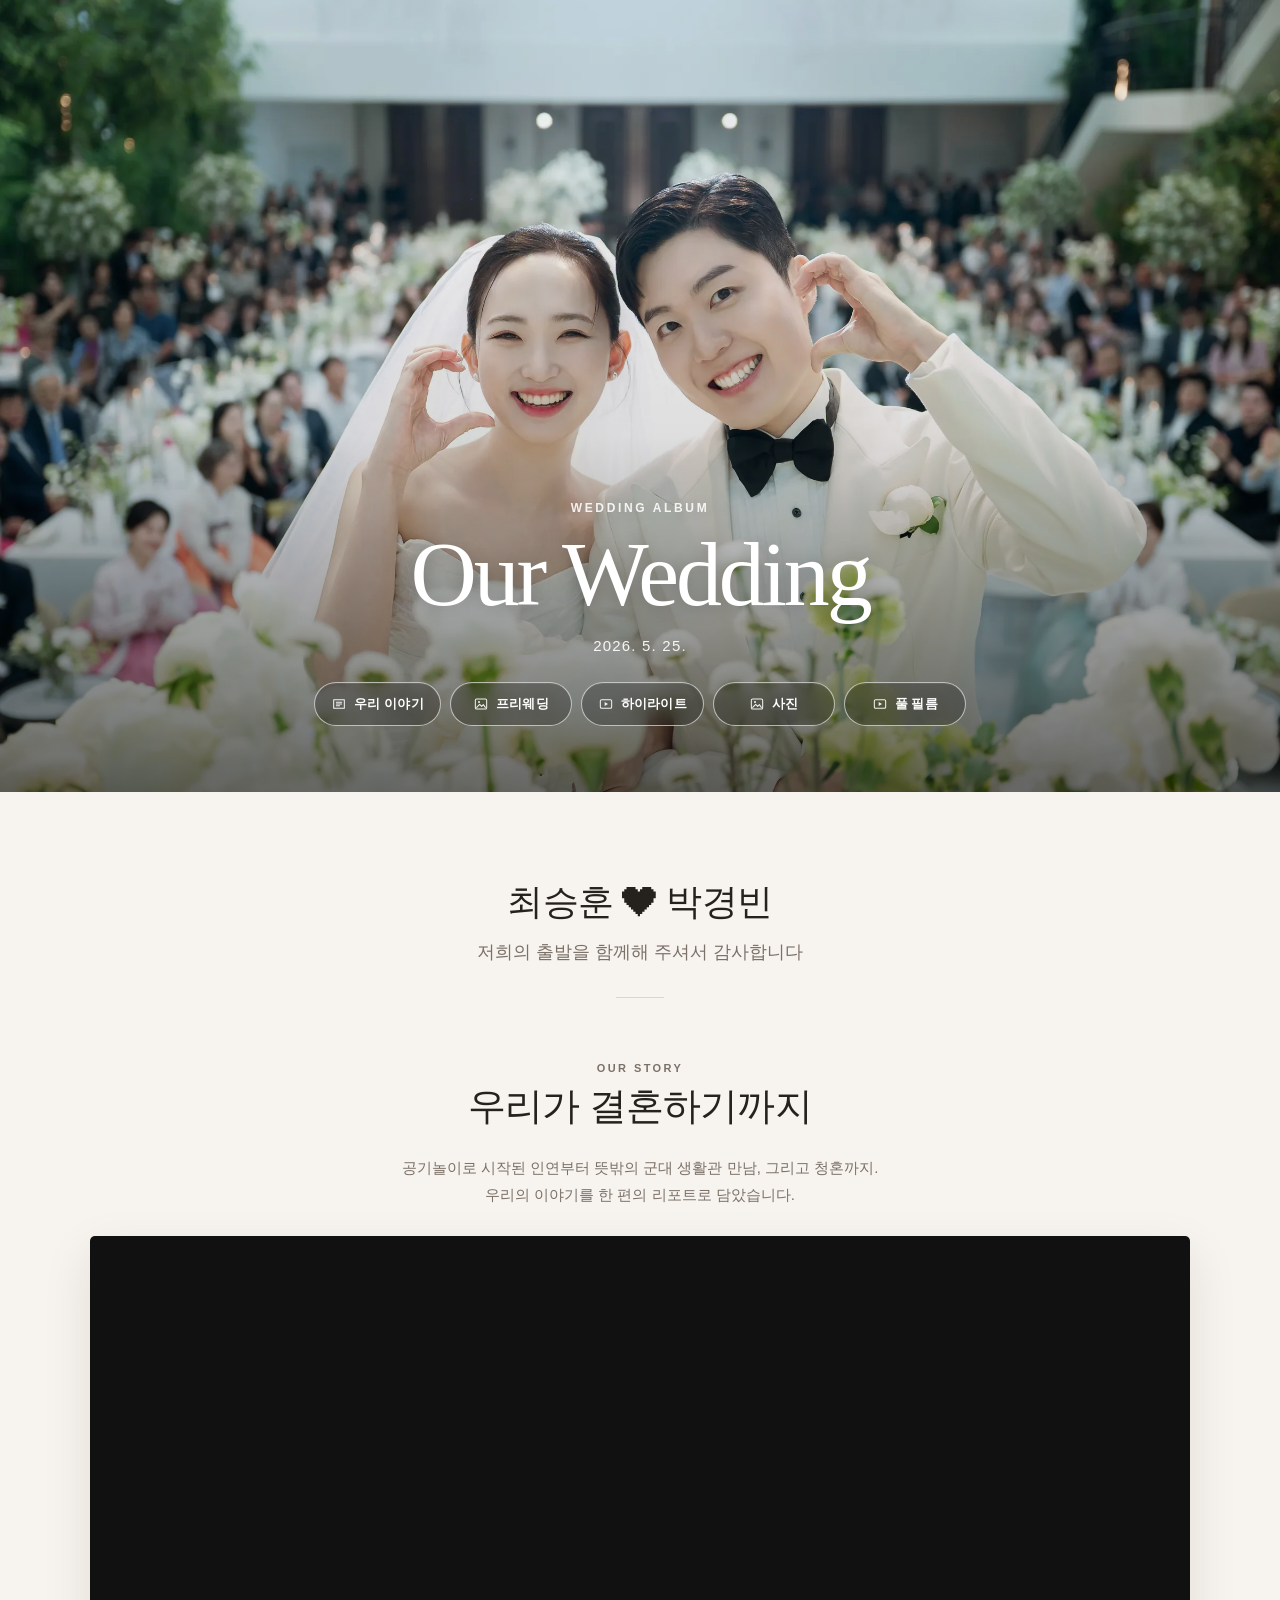
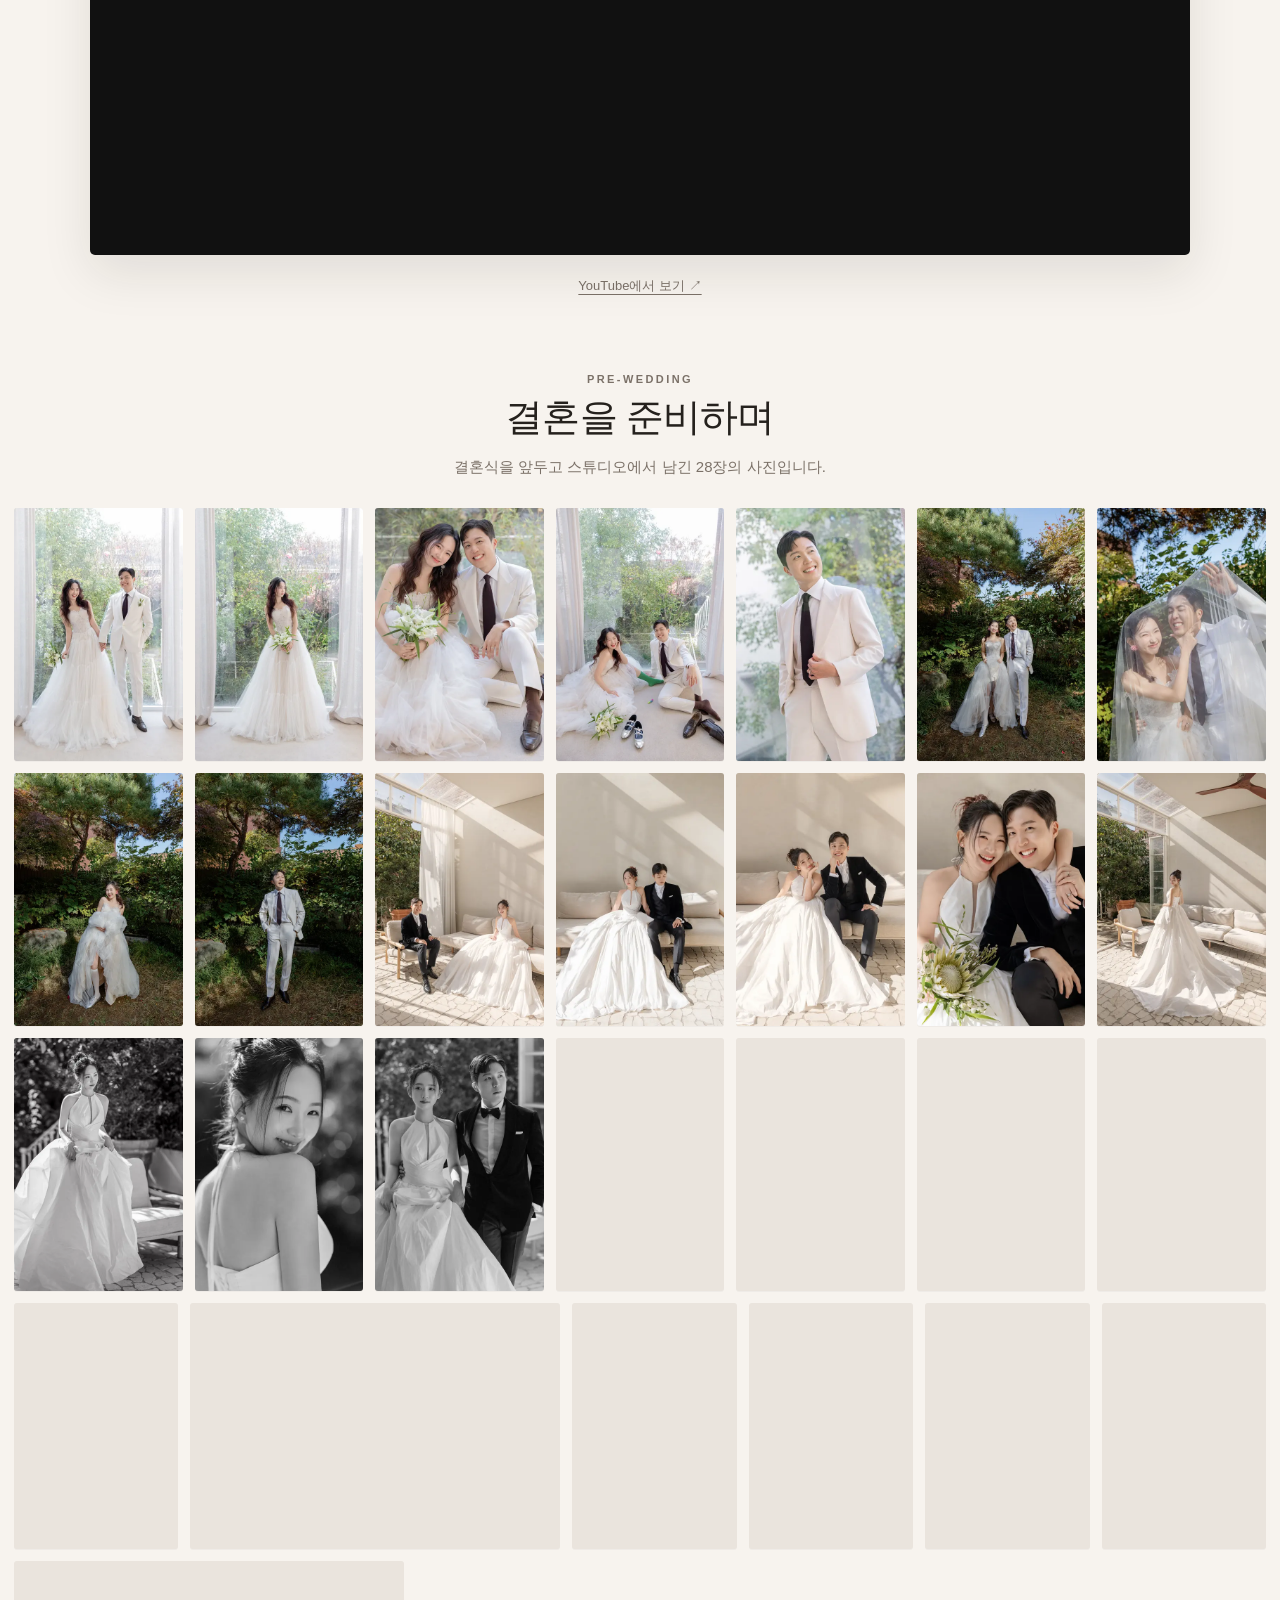
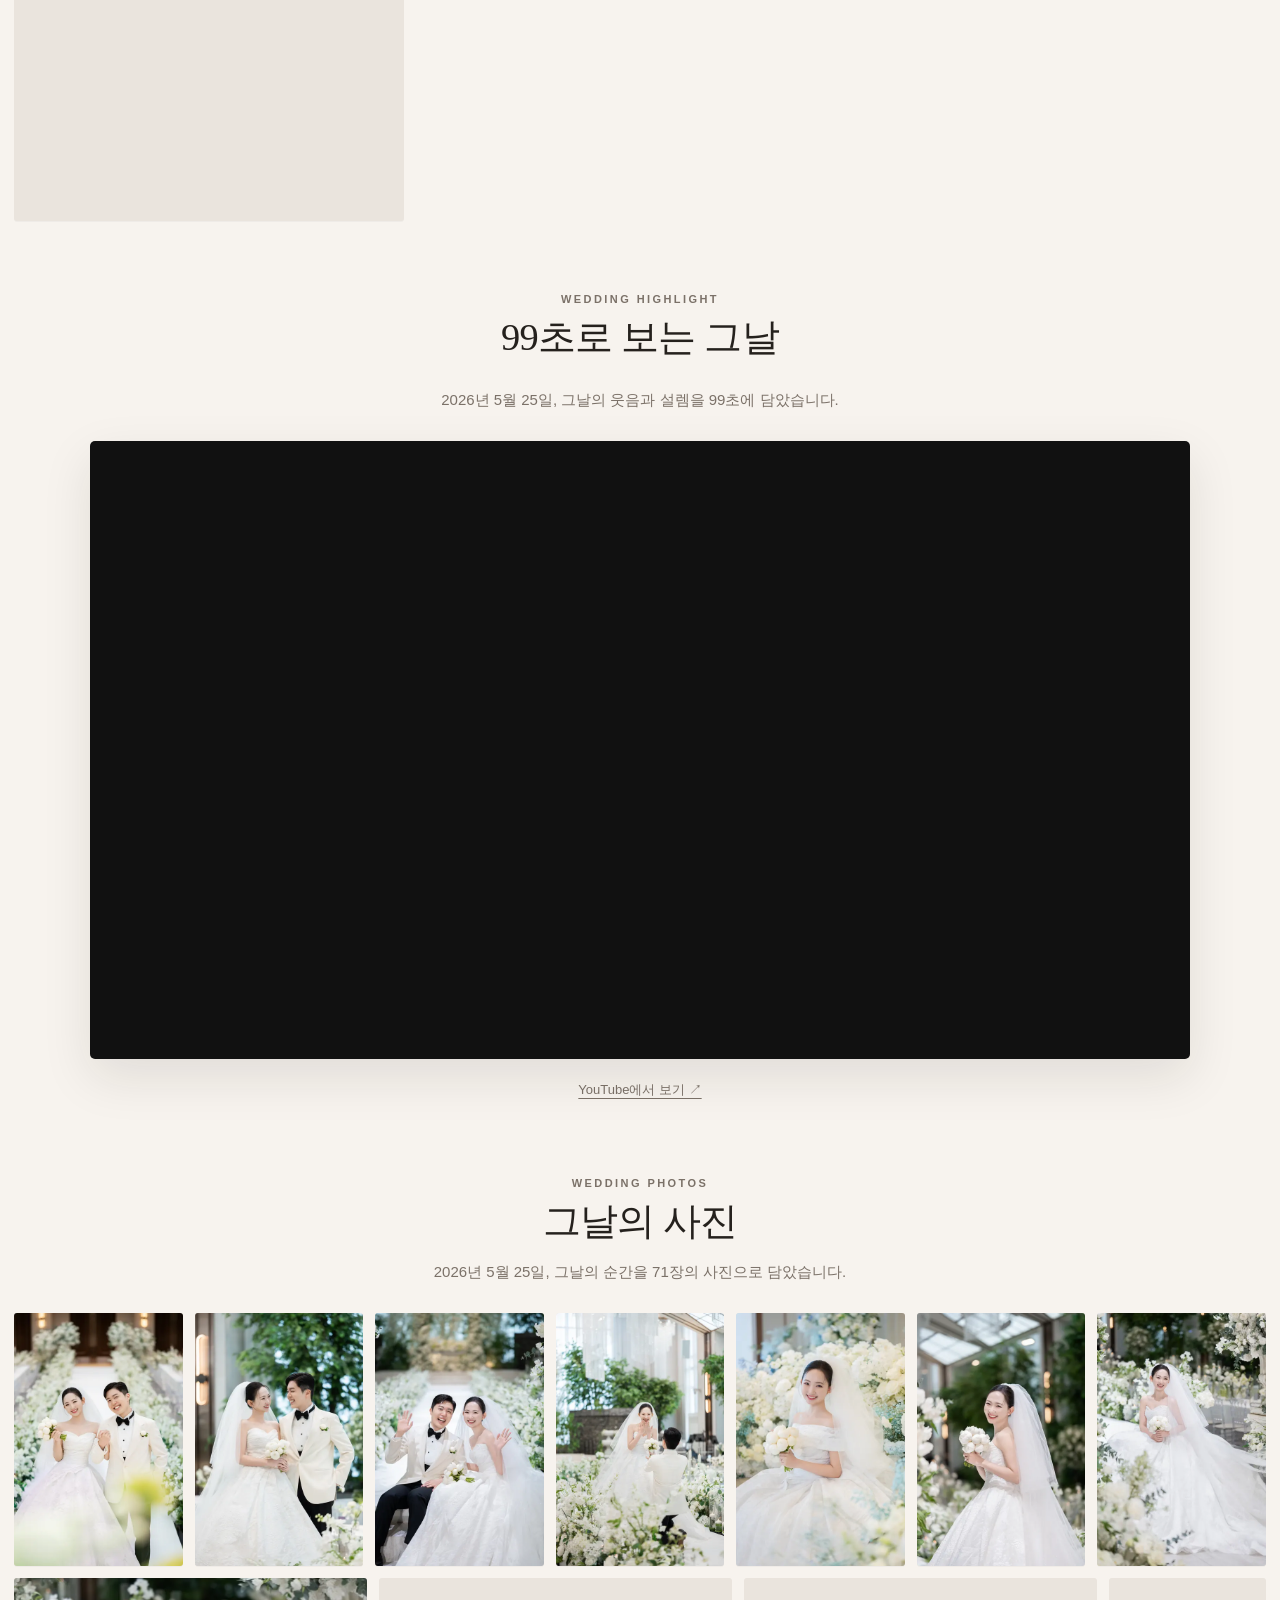
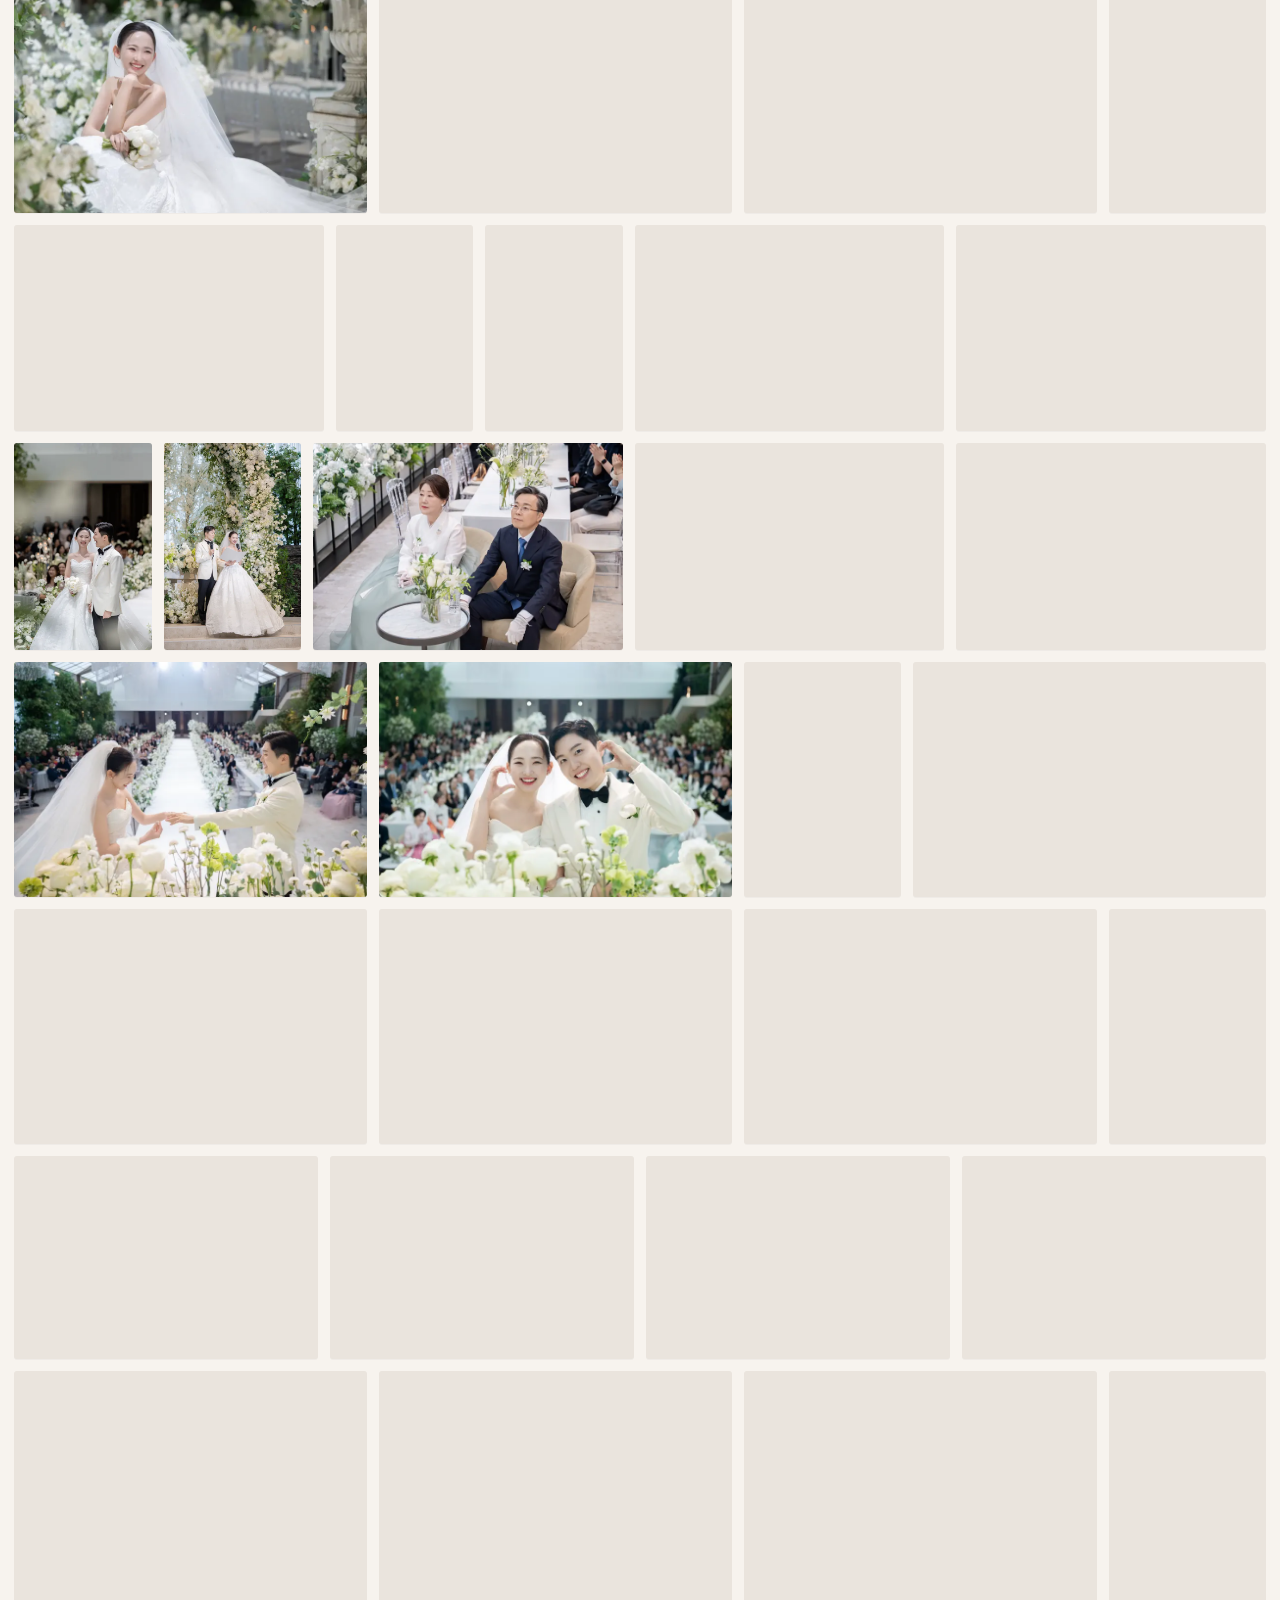
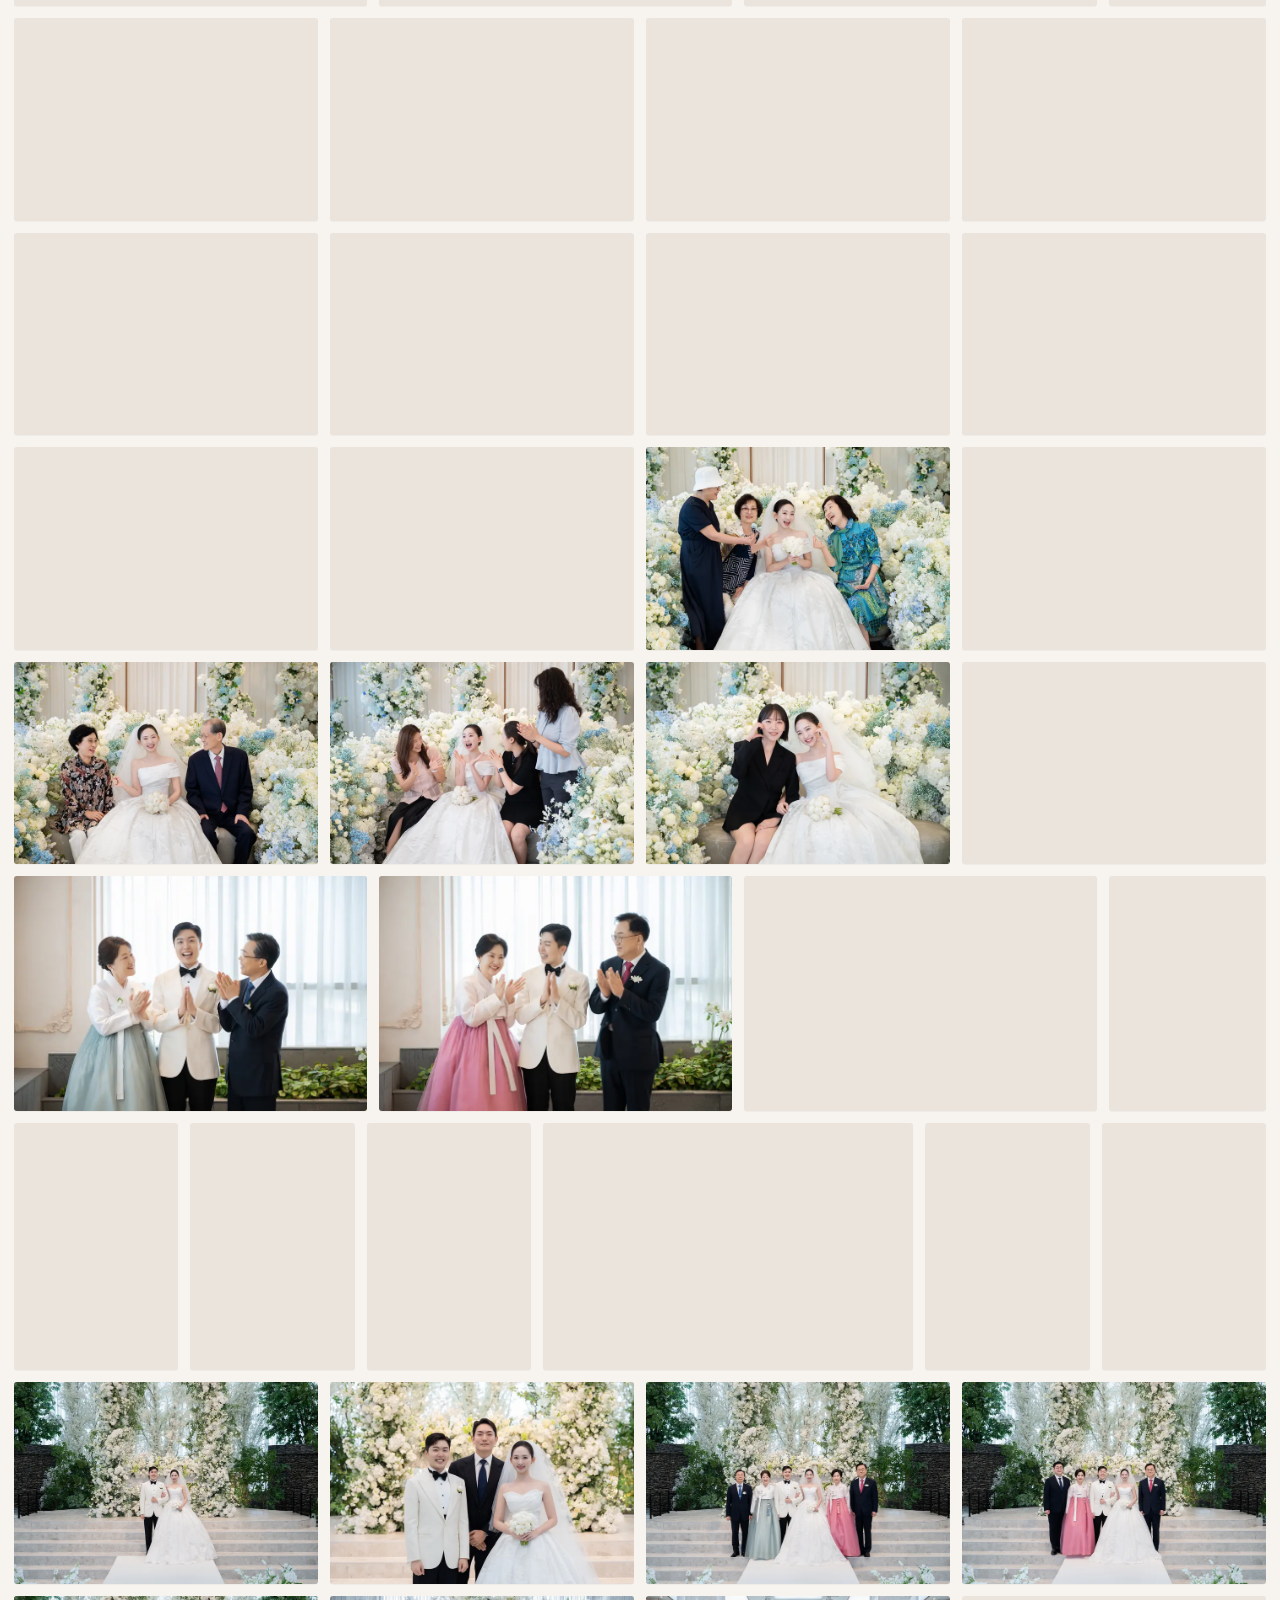
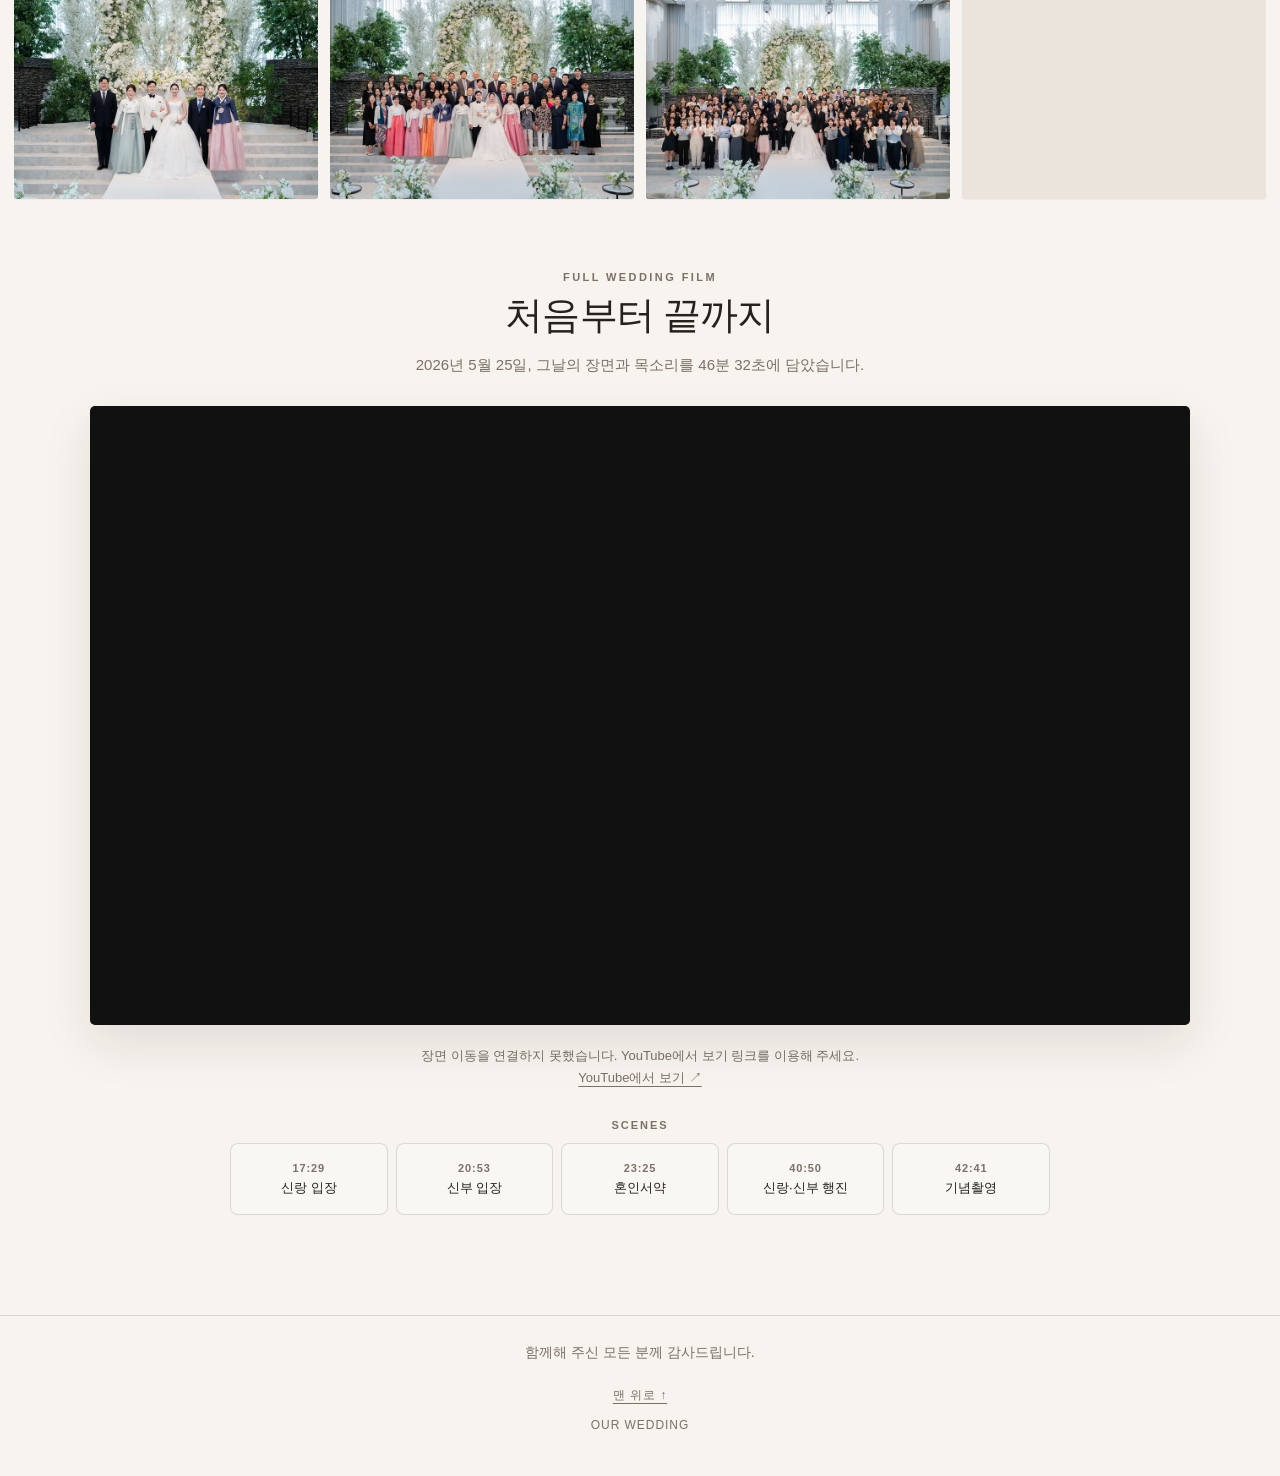
<file: wedding/index.html>
<!doctype html>
<html lang="ko">
<head>
  <meta charset="utf-8" />
  <meta name="viewport" content="width=device-width, initial-scale=1" />
  <meta name="theme-color" content="#f7f3ee" />

  <!-- KakaoTalk / Open Graph share preview -->
  <title>최승훈 ❤ 박경빈 웨딩 앨범</title>
  <meta name="description" content="함께해 주셔서 감사합니다">
  <link rel="canonical" href="https://choiseunghoon.com/wedding/">

  <meta property="og:type" content="website">
  <meta property="og:locale" content="ko_KR">
  <meta property="og:title" content="최승훈 ❤ 박경빈 웨딩 앨범">
  <meta property="og:description" content="함께해 주셔서 감사합니다">
  <meta property="og:url" content="https://choiseunghoon.com/wedding/">
  <meta property="og:site_name" content="Our Wedding">
  <meta property="og:image" content="https://choiseunghoon.com/wedding/share-thumbnail.jpg">
  <meta property="og:image:secure_url" content="https://choiseunghoon.com/wedding/share-thumbnail.jpg">
  <meta property="og:image:type" content="image/jpeg">
  <meta property="og:image:width" content="1200">
  <meta property="og:image:height" content="630">
  <meta property="og:image:alt" content="최승훈 박경빈 결혼식 사진">

  <meta name="twitter:card" content="summary_large_image">
  <meta name="twitter:title" content="최승훈 ❤ 박경빈 웨딩 앨범">
  <meta name="twitter:description" content="함께해 주셔서 감사합니다">
  <meta name="twitter:image" content="https://choiseunghoon.com/wedding/share-thumbnail.jpg">
  <style>
    :root {
      --bg: #f7f3ee;
      --paper: #fffdf9;
      --text: #25211d;
      --muted: #7b7168;
      --line: rgba(37,33,29,.14);
      --shadow: 0 18px 50px rgba(31, 25, 20, .10);
      --max: 1320px;
    }
    * { box-sizing: border-box; }
    html { scroll-behavior: smooth; background: var(--bg); }
    body {
      margin: 0;
      background: var(--bg);
      color: var(--text);
      font-family: -apple-system, BlinkMacSystemFont, "Pretendard", "Noto Sans KR",
                   "Apple SD Gothic Neo", "Segoe UI", sans-serif;
    }
    body.no-scroll { overflow: hidden; }
    button { font: inherit; }

    .hero {
      min-height: 88svh;
      position: relative;
      display: grid;
      place-items: end center;
      overflow: hidden;
      background: #d8d1ca center/cover no-repeat;
      isolation: isolate;
    }
    .hero::before {
      content: "";
      position: absolute; inset: 0;
      background: linear-gradient(to bottom,
        rgba(0,0,0,.05) 20%,
        rgba(0,0,0,.12) 55%,
        rgba(0,0,0,.58) 100%);
      z-index: -1;
    }
    .hero-inner {
      width: min(100% - 36px, 1000px);
      color: white;
      text-align: center;
      padding: 72px 0 66px;
      text-shadow: 0 2px 18px rgba(0,0,0,.25);
    }
    .eyebrow {
      text-transform: uppercase;
      letter-spacing: .22em;
      font-size: 12px;
      font-weight: 650;
      opacity: .88;
      margin-bottom: 14px;
    }
    h1 {
      font-family: Georgia, "Times New Roman", serif;
      font-weight: 500;
      font-size: clamp(42px, 8vw, 92px);
      line-height: .98;
      margin: 0;
      letter-spacing: -.035em;
    }
    .date {
      margin: 18px 0 0;
      font-size: 15px;
      letter-spacing: .08em;
      opacity: .92;
    }
    .hero-actions {
      margin-top: 28px;
      display: flex;
      justify-content: center;
      align-items: center;
      gap: 9px;
      flex-wrap: wrap;
    }
    .hero-actions a {
      display: inline-flex;
      align-items: center;
      justify-content: center;
      gap: 7px;
      min-width: 122px;
      padding: 10px 16px;
      border: 1px solid rgba(255,255,255,.62);
      border-radius: 999px;
      color: white;
      text-decoration: none;
      font-size: 12.5px;
      font-weight: 600;
      letter-spacing: .015em;
      backdrop-filter: blur(10px);
      -webkit-backdrop-filter: blur(10px);
      background: rgba(255,255,255,.075);
      box-shadow: inset 0 1px 0 rgba(255,255,255,.08);
      transition:
        background .2s ease,
        border-color .2s ease,
        transform .2s ease;
    }
    .hero-action-icon {
      width: 16px;
      height: 16px;
      flex: 0 0 16px;
      fill: none;
      stroke: currentColor;
      stroke-width: 1.55;
      stroke-linecap: round;
      stroke-linejoin: round;
      opacity: .92;
    }
    .hero-action-icon .icon-fill {
      fill: currentColor;
      stroke: none;
    }
    .hero-actions a:hover,
    .hero-actions a:focus-visible {
      background: rgba(255,255,255,.16);
      border-color: rgba(255,255,255,.9);
      transform: translateY(-1px);
      outline: none;
    }

    .intro {
      max-width: 760px;
      margin: 0 auto;
      padding: 86px 28px 56px;
      text-align: center;
    }
    .intro p {
      margin: 0;
    }
    .intro-title {
      display: block;
      color: var(--text);
      font-family: Georgia, "Times New Roman", serif;
      font-size: clamp(26px, 3vw, 36px);
      font-weight: 500;
      line-height: 1.35;
      letter-spacing: -0.015em;
    }
    .intro-subtitle {
      display: block;
      margin-top: 10px;
      color: var(--muted);
      font-size: clamp(15px, 1.6vw, 18px);
      font-weight: 400;
      line-height: 1.7;
      white-space: pre-line;
    }
    .rule {
      width: 48px;
      height: 1px;
      background: var(--line);
      margin: 30px auto 0;
    }

    #gallery,
    #preWedding,
    #storyFilm,
    #highlightFilm,
    #fullFilm {
      scroll-margin-top: 24px;
    }

    .video-section {
      width: min(100% - 28px, 1100px);
      margin: 8px auto 76px;
      text-align: center;
    }
    .video-label {
      margin-bottom: 10px;
      color: var(--muted);
      font-size: 11px;
      font-weight: 650;
      letter-spacing: .22em;
      text-transform: uppercase;
    }
    .video-section h2 {
      margin: 0 0 26px;
      color: var(--text);
      font-family: Georgia, "Times New Roman", serif;
      font-size: clamp(27px, 3vw, 39px);
      font-weight: 500;
      line-height: 1.15;
      letter-spacing: -.02em;
    }
    .video-frame {
      position: relative;
      width: 100%;
      aspect-ratio: 16 / 9;
      overflow: hidden;
      border-radius: 5px;
      background: #111;
      box-shadow: var(--shadow);
    }
    .video-frame iframe {
      position: absolute;
      inset: 0;
      width: 100%;
      height: 100%;
      border: 0;
      display: block;
    }

    #highlightFilm {
      margin-top: 72px;
    }

    .gallery-wrap {
      width: min(100% - 28px, var(--max));
      margin: 0 auto;
      padding: 0 0 96px;
      text-align: center;
    }
    .gallery {
      width: 100%;
      display: flex;
      flex-wrap: wrap;
      align-items: flex-start;
      gap: 12px;
    }
    .photo {
      margin: 0;
      border-radius: 3px;
      overflow: hidden;
      background: #eae4dd;
      box-shadow: 0 1px 0 rgba(0,0,0,.03);
      cursor: zoom-in;
      position: relative;
      flex: 0 0 auto;
    }
    .photo img {
      width: 100%;
      height: 100%;
      object-fit: cover;
      display: block;
      transition: transform .45s ease, filter .3s ease;
    }
    .photo:hover img { transform: scale(1.012); }
    .photo:focus-visible {
      outline: 3px solid rgba(37,33,29,.42);
      outline-offset: 3px;
    }

    .full-film-section {
      width: min(100% - 28px, 1100px);
      margin: 92px auto 100px;
      text-align: center;
    }
    .film-label {
      margin-bottom: 10px;
      color: var(--muted);
      font-size: 11px;
      font-weight: 650;
      letter-spacing: .22em;
      text-transform: uppercase;
    }
    .film-title {
      margin: 0;
      color: var(--text);
      font-family: Georgia, "Times New Roman", serif;
      font-size: clamp(27px, 3vw, 39px);
      font-weight: 500;
      line-height: 1.15;
      letter-spacing: -.02em;
    }
    .film-desc {
      max-width: 700px;
      margin: 14px auto 28px;
      color: var(--muted);
      font-size: 15px;
      line-height: 1.8;
    }
    .full-film-frame {
      position: relative;
      width: 100%;
      aspect-ratio: 16 / 9;
      overflow: hidden;
      border-radius: 5px;
      background: #111;
      box-shadow: var(--shadow);
    }
    .full-film-frame iframe {
      position: absolute;
      inset: 0;
      width: 100%;
      height: 100%;
      border: 0;
      display: block;
    }
    .chapter-heading {
      margin: 30px 0 12px;
      color: var(--muted);
      font-size: 11px;
      font-weight: 650;
      letter-spacing: .18em;
      text-transform: uppercase;
    }
    .chapter-links {
      max-width: 820px;
      margin: 0 auto;
      display: grid;
      grid-template-columns: repeat(5, minmax(0, 1fr));
      gap: 8px;
    }
    .chapter-link {
      appearance: none;
      -webkit-appearance: none;
      border: 1px solid var(--line);
      border-radius: 8px;
      background: rgba(255,255,255,.32);
      color: var(--text);
      min-height: 72px;
      padding: 11px 8px;
      cursor: pointer;
      display: flex;
      flex-direction: column;
      align-items: center;
      justify-content: center;
      transition:
        transform .2s ease,
        background .2s ease,
        border-color .2s ease;
    }
    .chapter-link:hover,
    .chapter-link:focus-visible {
      transform: translateY(-2px);
      background: rgba(255,255,255,.72);
      border-color: rgba(37,33,29,.26);
      outline: none;
    }
    .chapter-link.active {
      background: var(--text);
      color: var(--paper);
      border-color: var(--text);
    }
    .chapter-link.active .chapter-time {
      color: rgba(255,255,255,.72);
    }
    .chapter-time {
      margin-bottom: 5px;
      color: var(--muted);
      font-size: 11px;
      font-weight: 650;
      letter-spacing: .08em;
    }
    .chapter-name {
      font-size: 13px;
      line-height: 1.35;
    }

    footer {
      border-top: 1px solid var(--line);
      text-align: center;
      color: var(--muted);
      padding: 28px 20px 44px;
      font-size: 12px;
      letter-spacing: .08em;
    }

    .lightbox {
      position: fixed;
      inset: 0;
      z-index: 1000;
      background: rgba(14,13,12,.94);
      display: none;
      align-items: center;
      justify-content: center;
      padding: 34px 62px;
    }
    .lightbox.open { display: flex; }
    .lightbox img {
      max-width: 100%;
      max-height: calc(100svh - 68px);
      object-fit: contain;
      user-select: none;
      -webkit-user-drag: none;
    }
    .lb-close, .lb-prev, .lb-next {
      position: fixed;
      border: 0;
      color: white;
      background: rgba(255,255,255,.08);
      backdrop-filter: blur(8px);
      cursor: pointer;
      width: 42px;
      height: 42px;
      padding: 0;
      border-radius: 999px;
      display: flex;
      align-items: center;
      justify-content: center;
      line-height: 1;
    }
    .lb-close { top: 16px; right: 16px; font-size: 22px; }
    .lb-prev { left: 14px; top: 50%; transform: translateY(-50%); }
    .lb-next { right: 14px; top: 50%; transform: translateY(-50%); }
    .lb-prev svg, .lb-next svg {
      width: 18px;
      height: 18px;
      display: block;
      flex: 0 0 auto;
      pointer-events: none;
    }
    .lb-prev svg path, .lb-next svg path {
      fill: none;
      stroke: currentColor;
      stroke-width: 2.2;
      stroke-linecap: round;
      stroke-linejoin: round;
    }
    .lb-count {
      position: fixed;
      bottom: 16px; left: 50%;
      transform: translateX(-50%);
      color: rgba(255,255,255,.78);
      font-size: 12px;
      letter-spacing: .08em;
      background: rgba(0,0,0,.22);
      padding: 6px 10px;
      border-radius: 999px;
    }

    .empty {
      text-align: center;
      padding: 80px 20px 120px;
      color: var(--muted);
    }

    @media (max-width: 700px) {
      .hero { min-height: 74svh; }
      .hero-inner { padding-bottom: 46px; }
      .hero-actions {
        display: grid;
        grid-template-columns: repeat(2, minmax(0, 1fr));
        width: min(100%, 292px);
        gap: 6px;
        margin: 24px auto 0;
      }
      .hero-actions a {
        min-width: 0;
        width: 100%;
        max-width: none;
        padding: 9px 8px;
        gap: 5px;
        font-size: 11.5px;
        white-space: nowrap;
      }
      .hero-actions a:last-child {
        grid-column: 1 / -1;
      }
      .hero-action-icon {
        width: 14px;
        height: 14px;
        flex-basis: 14px;
      }
      .intro { padding-top: 62px; }
      .video-section {
        width: min(100% - 16px, 1100px);
        margin-top: 0;
        margin-bottom: 54px;
      }
      #highlightFilm {
        margin-top: 56px;
      }
      .video-section h2 {
        margin-bottom: 18px;
      }
      .gallery-wrap { width: min(100% - 16px, var(--max)); }
      .gallery { gap: 8px; }
      .lightbox { padding: 48px 8px; }
      .lb-prev, .lb-next {
        top: auto; bottom: 14px; transform: none;
      }
      .lb-prev { left: 14px; }
      .lb-next { right: 14px; }
      .lb-count { bottom: 21px; }

      .full-film-section {
        width: min(100% - 16px, 1100px);
        margin: 62px auto 72px;
      }
      .film-desc {
        font-size: 14px;
        margin-bottom: 22px;
      }
      .chapter-heading {
        margin-top: 24px;
      }
      .chapter-links {
        grid-template-columns: repeat(2, minmax(0, 1fr));
        gap: 7px;
      }
      .chapter-link:last-child {
        grid-column: 1 / -1;
      }
    }
  
    /* Album usability improvements */
    #nl-badge-frame { display: none !important; }
    .hero-actions a { min-height:44px; background:rgba(0,0,0,.24); }
    .intro-subtitle, .film-desc { word-break:keep-all; }
    .gallery-wrap { padding-bottom:0; }
    .full-film-section { margin-top:72px; }
    #gallery, #preWedding, #storyFilm, #highlightFilm, #fullFilm { scroll-margin-top:88px; }
    .gallery-title {
      margin: 0;
      color: var(--text);
      font-family: Georgia, "Times New Roman", serif;
      font-size: clamp(27px, 3vw, 39px);
      font-weight: 500;
      line-height: 1.15;
      letter-spacing: -.02em;
      text-align: center;
    }
    .section-nav { position:fixed; z-index:30; top:12px; left:50%; transform:translateX(-50%); display:flex; width:max-content; max-width:calc(100% - 24px); padding:4px; gap:2px; border:1px solid var(--line); border-radius:30px; background:rgba(255,253,249,.96); box-shadow:0 4px 20px #25211d18; overflow-x:auto; scrollbar-width:none; }
    .section-nav::-webkit-scrollbar { display:none; }
    .section-nav[hidden] { display:none; }
    .section-nav a { display:flex; align-items:center; justify-content:center; gap:5px; min-height:44px; padding:0 14px; color:var(--text); text-decoration:none; border-radius:24px; font-size:12px; white-space:nowrap; }
    .section-nav a[aria-current] { background:var(--text); color:var(--paper); }
    a:focus-visible, button:focus-visible, .hero-actions a:focus-visible, .chapter-link:focus-visible { outline:3px solid currentColor; outline-offset:4px; }
    .lightbox { margin:0; border:0; width:100%; height:100%; max-width:none; max-height:none; color:white; }
    .lightbox::backdrop { background:#0e0d0c; }
    .lb-close,.lb-prev,.lb-next { width:48px; height:48px; }
    .lb-status { position:fixed; top:76px; left:12px; right:12px; text-align:center; font-size:14px; }
    .lb-status button { margin-left:10px; min-height:44px; padding:0 14px; }
    footer p { margin:0 0 12px; letter-spacing:0; font-size:14px; }
    footer a, .film-fallback { color:var(--muted); text-underline-offset:4px; }
    footer a { display:inline-flex; align-items:center; min-height:44px; }
    .film-help { color:var(--muted); font-size:13px; line-height:1.7; margin:20px 12px 0; }
    @media(max-width:700px) {
      .hero-actions a { font-size:12px; }
      .full-film-section { margin-top:56px; }
      .section-nav { width:calc(100% - 24px); }
      .section-nav a { flex:0 0 auto; padding:0 7px; font-size:11px; }
      .section-nav a:last-child { grid-column:auto; }
    }
    @media(prefers-reduced-motion:reduce) {
      html { scroll-behavior:auto; }
      *,*::before,*::after { transition:none !important; }
    }

  </style>
</head>
<body>
  <header class="hero" id="top">
    <div class="hero-inner">
      <div class="eyebrow">Wedding Album</div>
      <h1 id="coupleNames">Our Wedding</h1>
      <p class="date" id="weddingDate"></p>
      <nav class="hero-actions" aria-label="앨범 바로가기">
        <a href="#storyFilm">
          <svg class="hero-action-icon" viewBox="0 0 24 24" aria-hidden="true" focusable="false">
            <path d="M4 5.5h16v13H4z"></path>
            <path d="M8 9.5h8M8 12h8M8 14.5h5"></path>
          </svg>
          <span>우리 이야기</span>
        </a>

        <a href="#preWedding">
          <svg class="hero-action-icon" viewBox="0 0 24 24" aria-hidden="true" focusable="false">
            <rect x="3.5" y="4.5" width="17" height="15" rx="2"></rect>
            <circle cx="9" cy="9" r="1.5" class="icon-fill"></circle>
            <path d="M5.5 17l4.5-4.5 3 3 2.5-2.5 3 4"></path>
          </svg>
          <span>프리웨딩</span>
        </a>

        <a href="#highlightFilm">
          <svg class="hero-action-icon" viewBox="0 0 24 24" aria-hidden="true" focusable="false">
            <rect x="3.5" y="5.5" width="17" height="13" rx="2"></rect>
            <path d="M10 9l5 3-5 3z" class="icon-fill"></path>
          </svg>
          <span>하이라이트</span>
        </a>

        <a href="#gallery">
          <svg class="hero-action-icon" viewBox="0 0 24 24" aria-hidden="true" focusable="false">
            <rect x="3.5" y="4.5" width="17" height="15" rx="2"></rect>
            <circle cx="9" cy="9" r="1.5" class="icon-fill"></circle>
            <path d="M5.5 17l4.5-4.5 3 3 2.5-2.5 3 4"></path>
          </svg>
          <span>사진</span>
        </a>

        <a href="#fullFilm">
          <svg class="hero-action-icon" viewBox="0 0 24 24" aria-hidden="true" focusable="false">
            <rect x="3.5" y="5.5" width="17" height="13" rx="2"></rect>
            <path d="M10 9l5 3-5 3z" class="icon-fill"></path>
          </svg>
          <span>풀 필름</span>
        </a>
      </nav>
    </div>
  </header>

  <section class="intro">
    <p id="introText">함께한 하루의 장면들을 한곳에 담았습니다.</p>
    <div class="rule"></div>
  </section>

  <section class="video-section" id="storyFilm" aria-labelledby="storyFilmTitle">
    <div class="video-label">OUR STORY</div>
    <h2 id="storyFilmTitle">우리가 결혼하기까지</h2>
    <p class="film-desc">
      공기놀이로 시작된 인연부터 뜻밖의 군대 생활관 만남, 그리고 청혼까지.<br>
      우리의 이야기를 한 편의 리포트로 담았습니다.
    </p>
    <div class="video-frame">
      <iframe
        id="storyPlayer"
        src="https://www.youtube-nocookie.com/embed/Z1nRKmEroI8?enablejsapi=1&amp;playsinline=1&amp;rel=0"
        title="공기놀이 하실래요?…군대서 처남 만난 기자의 결혼기"
        loading="lazy"
        allow="accelerometer; autoplay; clipboard-write; encrypted-media; gyroscope; picture-in-picture; web-share"
        referrerpolicy="strict-origin-when-cross-origin"
        allowfullscreen>
      </iframe>
    </div>
    <p class="film-help">
      <a class="film-fallback" href="https://www.youtube.com/watch?v=Z1nRKmEroI8" target="_blank" rel="noopener">YouTube에서 보기 ↗</a>
    </p>
  </section>

  <section class="gallery-wrap" id="preWedding" aria-labelledby="preWeddingTitle">
    <div class="video-label">PRE-WEDDING</div>
    <h2 class="gallery-title" id="preWeddingTitle">결혼을 준비하며</h2>
    <p class="film-desc">
      결혼식을 앞두고 스튜디오에서 남긴 28장의 사진입니다.
    </p>
    <div class="gallery" id="preWeddingGrid"></div>
    <div class="empty" id="preWeddingEmpty" hidden>표시할 프리웨딩 사진이 없습니다.</div>
  </section>

  <section class="video-section" id="highlightFilm" aria-labelledby="weddingFilmTitle">
    <div class="video-label">WEDDING HIGHLIGHT</div>
    <h2 id="weddingFilmTitle">99초로 보는 그날</h2>
    <p class="film-desc">
      2026년 5월 25일, 그날의 웃음과 설렘을 99초에 담았습니다.
    </p>
    <div class="video-frame">
      <iframe
        id="highlightPlayer" src="https://www.youtube-nocookie.com/embed/vJl_sjXUn14?enablejsapi=1&amp;playsinline=1&amp;rel=0"
        title="최승훈 박경빈 Wedding Highlight"
        loading="lazy"
        allow="accelerometer; autoplay; clipboard-write; encrypted-media; gyroscope; picture-in-picture; web-share"
        referrerpolicy="strict-origin-when-cross-origin"
        allowfullscreen>
      </iframe>
    </div>
    <p class="film-help">
      <a class="film-fallback" href="https://www.youtube.com/watch?v=vJl_sjXUn14" target="_blank" rel="noopener">YouTube에서 보기 ↗</a>
    </p>
  </section>

  <main class="gallery-wrap" id="gallery" aria-labelledby="galleryTitle">
    <div class="video-label">WEDDING PHOTOS</div>
    <h2 class="gallery-title" id="galleryTitle">그날의 사진</h2>
    <p class="film-desc">
      2026년 5월 25일, 그날의 순간을 71장의 사진으로 담았습니다.
    </p>
    <div class="gallery" id="galleryGrid"></div>
    <div class="empty" id="emptyState" hidden>표시할 사진이 없습니다.</div>
  </main>

  <section class="full-film-section" id="fullFilm" aria-labelledby="fullWeddingFilmTitle">
    <div class="film-label">FULL WEDDING FILM</div>
    <h2 class="film-title" id="fullWeddingFilmTitle">처음부터 끝까지</h2>
    <p class="film-desc">
      2026년 5월 25일, 그날의 장면과 목소리를 46분 32초에 담았습니다.
    </p>

    <div class="full-film-frame" id="fullFilmPlayerWrap">
      <iframe
        id="fullFilmPlayer"
        src="https://www.youtube-nocookie.com/embed/v8xYqdxrPFE?enablejsapi=1&amp;playsinline=1&amp;rel=0"
        title="최승훈 박경빈 Full Wedding Film"
        loading="lazy"
        allow="accelerometer; autoplay; clipboard-write; encrypted-media; gyroscope; picture-in-picture; web-share"
        referrerpolicy="strict-origin-when-cross-origin"
        allowfullscreen>
      </iframe>
    </div>

    <p class="film-help"><span id="filmStatus" role="status">아래 장면을 누르면 해당 시점으로 이동합니다.</span><br><a class="film-fallback" id="filmFallback" href="https://www.youtube.com/watch?v=v8xYqdxrPFE" target="_blank" rel="noopener">YouTube에서 보기 ↗</a></p>
    <div class="chapter-heading">SCENES</div>
    <div class="chapter-links" role="group" aria-label="전체 영상 주요 장면">
      <button class="chapter-link" type="button" data-start="1049">
        <span class="chapter-time">17:29</span>
        <span class="chapter-name">신랑 입장</span>
      </button>

      <button class="chapter-link" type="button" data-start="1253">
        <span class="chapter-time">20:53</span>
        <span class="chapter-name">신부 입장</span>
      </button>

      <button class="chapter-link" type="button" data-start="1405">
        <span class="chapter-time">23:25</span>
        <span class="chapter-name">혼인서약</span>
      </button>

      <button class="chapter-link" type="button" data-start="2450">
        <span class="chapter-time">40:50</span>
        <span class="chapter-name">신랑·신부 행진</span>
      </button>

      <button class="chapter-link" type="button" data-start="2561">
        <span class="chapter-time">42:41</span>
        <span class="chapter-name">기념촬영</span>
      </button>
    </div>
  </section>

  <nav class="section-nav" id="sectionNav" aria-label="섹션 이동" hidden></nav>
  <footer>
    <p>함께해 주신 모든 분께 감사드립니다.</p>
    <a href="#top">맨 위로 ↑</a><br>
    <span id="footerText">WEDDING ALBUM</span>
  </footer>

  <dialog class="lightbox" id="lightbox" role="dialog" aria-modal="true" aria-label="사진 크게 보기">
    <button class="lb-close" id="lbClose" aria-label="닫기">×</button>
    <button class="lb-prev" id="lbPrev" aria-label="이전 사진">
      <svg viewBox="0 0 24 24" aria-hidden="true" focusable="false">
        <path d="M15 5l-7 7 7 7"></path>
      </svg>
    </button>
    <img id="lbImage" alt="">
    <button class="lb-next" id="lbNext" aria-label="다음 사진">
      <svg viewBox="0 0 24 24" aria-hidden="true" focusable="false">
        <path d="M9 5l7 7-7 7"></path>
      </svg>
    </button>
    <div class="lb-count" id="lbCount" aria-live="polite" aria-atomic="true"></div>
    <div class="lb-status"><span id="lbStatus" role="status"></span><button id="lbRetry" type="button" hidden>다시 시도</button></div>
  </dialog>

  <script>
    // Colab이 이 객체를 자동으로 교체합니다.
    const ALBUM_DATA = {
  "title": "최승훈 ❤ 박경빈 웨딩 앨범",
  "couple": "Our Wedding",
  "date": "2026. 5. 25.",
  "intro": "최승훈 ❤ 박경빈\n저희의 출발을 함께해 주셔서 감사합니다",
  "photos": [
    {
      "full": "images/full/photo_060.webp",
      "thumb": "images/thumb/photo_060.webp",
      "width": 1599,
      "height": 2400,
      "alt": ""
    },
    {
      "full": "images/full/photo_063.webp",
      "thumb": "images/thumb/photo_063.webp",
      "width": 1599,
      "height": 2400,
      "alt": ""
    },
    {
      "full": "images/full/photo_065.webp",
      "thumb": "images/thumb/photo_065.webp",
      "width": 1599,
      "height": 2400,
      "alt": ""
    },
    {
      "full": "images/full/photo_062.webp",
      "thumb": "images/thumb/photo_062.webp",
      "width": 1599,
      "height": 2400,
      "alt": ""
    },
    {
      "full": "images/full/photo_066.webp",
      "thumb": "images/thumb/photo_066.webp",
      "width": 1599,
      "height": 2400,
      "alt": ""
    },
    {
      "full": "images/full/photo_064.webp",
      "thumb": "images/thumb/photo_064.webp",
      "width": 1599,
      "height": 2400,
      "alt": ""
    },
    {
      "full": "images/full/photo_003.webp",
      "thumb": "images/thumb/photo_003.webp",
      "width": 1600,
      "height": 2400,
      "alt": ""
    },
    {
      "full": "images/full/photo_004.webp",
      "thumb": "images/thumb/photo_004.webp",
      "width": 2400,
      "height": 1600,
      "alt": ""
    },
    {
      "full": "images/full/photo_025.webp",
      "thumb": "images/thumb/photo_025.webp",
      "width": 2400,
      "height": 1600,
      "alt": ""
    },
    {
      "full": "images/full/photo_010.webp",
      "thumb": "images/thumb/photo_010.webp",
      "width": 2400,
      "height": 1600,
      "alt": ""
    },
    {
      "full": "images/full/photo_011.webp",
      "thumb": "images/thumb/photo_011.webp",
      "width": 1600,
      "height": 2400,
      "alt": ""
    },
    {
      "full": "images/full/photo_012.webp",
      "thumb": "images/thumb/photo_012.webp",
      "width": 2400,
      "height": 1600,
      "alt": ""
    },
    {
      "full": "images/full/photo_013.webp",
      "thumb": "images/thumb/photo_013.webp",
      "width": 1600,
      "height": 2400,
      "alt": ""
    },
    {
      "full": "images/full/photo_014.webp",
      "thumb": "images/thumb/photo_014.webp",
      "width": 1601,
      "height": 2400,
      "alt": ""
    },
    {
      "full": "images/full/photo_026.webp",
      "thumb": "images/thumb/photo_026.webp",
      "width": 2400,
      "height": 1600,
      "alt": ""
    },
    {
      "full": "images/full/photo_048.webp",
      "thumb": "images/thumb/photo_048.webp",
      "width": 2400,
      "height": 1599,
      "alt": ""
    },
    {
      "full": "images/full/photo_018.webp",
      "thumb": "images/thumb/photo_018.webp",
      "width": 1600,
      "height": 2400,
      "alt": ""
    },
    {
      "full": "images/full/photo_015.webp",
      "thumb": "images/thumb/photo_015.webp",
      "width": 1600,
      "height": 2400,
      "alt": ""
    },
    {
      "full": "images/full/photo_049.webp",
      "thumb": "images/thumb/photo_049.webp",
      "width": 2400,
      "height": 1599,
      "alt": ""
    },
    {
      "full": "images/full/photo_068.webp",
      "thumb": "images/thumb/photo_068.webp",
      "width": 2400,
      "height": 1599,
      "alt": ""
    },
    {
      "full": "images/full/photo_027.webp",
      "thumb": "images/thumb/photo_027.webp",
      "width": 2400,
      "height": 1600,
      "alt": ""
    },
    {
      "full": "images/full/photo_050.webp",
      "thumb": "images/thumb/photo_050.webp",
      "width": 2400,
      "height": 1599,
      "alt": ""
    },
    {
      "full": "images/full/photo_052.webp",
      "thumb": "images/thumb/photo_052.webp",
      "width": 2400,
      "height": 1598,
      "alt": ""
    },
    {
      "full": "images/full/photo_017.webp",
      "thumb": "images/thumb/photo_017.webp",
      "width": 1600,
      "height": 2400,
      "alt": ""
    },
    {
      "full": "images/full/photo_067.webp",
      "thumb": "images/thumb/photo_067.webp",
      "width": 2400,
      "height": 1599,
      "alt": ""
    },
    {
      "full": "images/full/photo_051.webp",
      "thumb": "images/thumb/photo_051.webp",
      "width": 2400,
      "height": 1599,
      "alt": ""
    },
    {
      "full": "images/full/photo_016.webp",
      "thumb": "images/thumb/photo_016.webp",
      "width": 2400,
      "height": 1600,
      "alt": ""
    },
    {
      "full": "images/full/photo_053.webp",
      "thumb": "images/thumb/photo_053.webp",
      "width": 2400,
      "height": 1599,
      "alt": ""
    },
    {
      "full": "images/full/photo_069.webp",
      "thumb": "images/thumb/photo_069.webp",
      "width": 1599,
      "height": 2400,
      "alt": ""
    },
    {
      "full": "images/full/photo_028.webp",
      "thumb": "images/thumb/photo_028.webp",
      "width": 2400,
      "height": 1600,
      "alt": ""
    },
    {
      "full": "images/full/photo_070.webp",
      "thumb": "images/thumb/photo_070.webp",
      "width": 2400,
      "height": 1599,
      "alt": ""
    },
    {
      "full": "images/full/photo_029.webp",
      "thumb": "images/thumb/photo_029.webp",
      "width": 2400,
      "height": 1600,
      "alt": ""
    },
    {
      "full": "images/full/photo_071.webp",
      "thumb": "images/thumb/photo_071.webp",
      "width": 2400,
      "height": 1599,
      "alt": ""
    },
    {
      "full": "images/full/photo_030.webp",
      "thumb": "images/thumb/photo_030.webp",
      "width": 2400,
      "height": 1599,
      "alt": ""
    },
    {
      "full": "images/full/photo_054.webp",
      "thumb": "images/thumb/photo_054.webp",
      "width": 2400,
      "height": 1599,
      "alt": ""
    },
    {
      "full": "images/full/photo_055.webp",
      "thumb": "images/thumb/photo_055.webp",
      "width": 2400,
      "height": 1599,
      "alt": ""
    },
    {
      "full": "images/full/photo_056.webp",
      "thumb": "images/thumb/photo_056.webp",
      "width": 1599,
      "height": 2400,
      "alt": ""
    },
    {
      "full": "images/full/photo_006.webp",
      "thumb": "images/thumb/photo_006.webp",
      "width": 2400,
      "height": 1600,
      "alt": ""
    },
    {
      "full": "images/full/photo_007.webp",
      "thumb": "images/thumb/photo_007.webp",
      "width": 2400,
      "height": 1600,
      "alt": ""
    },
    {
      "full": "images/full/photo_035.webp",
      "thumb": "images/thumb/photo_035.webp",
      "width": 2400,
      "height": 1599,
      "alt": ""
    },
    {
      "full": "images/full/photo_037.webp",
      "thumb": "images/thumb/photo_037.webp",
      "width": 2400,
      "height": 1599,
      "alt": ""
    },
    {
      "full": "images/full/photo_044.webp",
      "thumb": "images/thumb/photo_044.webp",
      "width": 2400,
      "height": 1599,
      "alt": ""
    },
    {
      "full": "images/full/photo_038.webp",
      "thumb": "images/thumb/photo_038.webp",
      "width": 2400,
      "height": 1599,
      "alt": ""
    },
    {
      "full": "images/full/photo_005.webp",
      "thumb": "images/thumb/photo_005.webp",
      "width": 2400,
      "height": 1600,
      "alt": ""
    },
    {
      "full": "images/full/photo_039.webp",
      "thumb": "images/thumb/photo_039.webp",
      "width": 2400,
      "height": 1599,
      "alt": ""
    },
    {
      "full": "images/full/photo_036.webp",
      "thumb": "images/thumb/photo_036.webp",
      "width": 2400,
      "height": 1599,
      "alt": ""
    },
    {
      "full": "images/full/photo_043.webp",
      "thumb": "images/thumb/photo_043.webp",
      "width": 2400,
      "height": 1599,
      "alt": ""
    },
    {
      "full": "images/full/photo_046.webp",
      "thumb": "images/thumb/photo_046.webp",
      "width": 2400,
      "height": 1599,
      "alt": ""
    },
    {
      "full": "images/full/photo_041.webp",
      "thumb": "images/thumb/photo_041.webp",
      "width": 2400,
      "height": 1599,
      "alt": ""
    },
    {
      "full": "images/full/photo_045.webp",
      "thumb": "images/thumb/photo_045.webp",
      "width": 2400,
      "height": 1599,
      "alt": ""
    },
    {
      "full": "images/full/photo_042.webp",
      "thumb": "images/thumb/photo_042.webp",
      "width": 2400,
      "height": 1599,
      "alt": ""
    },
    {
      "full": "images/full/photo_040.webp",
      "thumb": "images/thumb/photo_040.webp",
      "width": 2400,
      "height": 1599,
      "alt": ""
    },
    {
      "full": "images/full/photo_047.webp",
      "thumb": "images/thumb/photo_047.webp",
      "width": 2400,
      "height": 1599,
      "alt": ""
    },
    {
      "full": "images/full/photo_022.webp",
      "thumb": "images/thumb/photo_022.webp",
      "width": 2400,
      "height": 1600,
      "alt": ""
    },
    {
      "full": "images/full/photo_023.webp",
      "thumb": "images/thumb/photo_023.webp",
      "width": 2400,
      "height": 1600,
      "alt": ""
    },
    {
      "full": "images/full/photo_024.webp",
      "thumb": "images/thumb/photo_024.webp",
      "width": 2400,
      "height": 1600,
      "alt": ""
    },
    {
      "full": "images/full/photo_008.webp",
      "thumb": "images/thumb/photo_008.webp",
      "width": 1600,
      "height": 2400,
      "alt": ""
    },
    {
      "full": "images/full/photo_021.webp",
      "thumb": "images/thumb/photo_021.webp",
      "width": 1600,
      "height": 2400,
      "alt": ""
    },
    {
      "full": "images/full/photo_009.webp",
      "thumb": "images/thumb/photo_009.webp",
      "width": 1600,
      "height": 2400,
      "alt": ""
    },
    {
      "full": "images/full/photo_019.webp",
      "thumb": "images/thumb/photo_019.webp",
      "width": 1600,
      "height": 2400,
      "alt": ""
    },
    {
      "full": "images/full/photo_020.webp",
      "thumb": "images/thumb/photo_020.webp",
      "width": 2400,
      "height": 1600,
      "alt": ""
    },
    {
      "full": "images/full/photo_001.webp",
      "thumb": "images/thumb/photo_001.webp",
      "width": 1600,
      "height": 2400,
      "alt": ""
    },
    {
      "full": "images/full/photo_002.webp",
      "thumb": "images/thumb/photo_002.webp",
      "width": 1600,
      "height": 2400,
      "alt": ""
    },
    {
      "full": "images/full/photo_031.webp",
      "thumb": "images/thumb/photo_031.webp",
      "width": 2400,
      "height": 1597,
      "alt": ""
    },
    {
      "full": "images/full/photo_072.webp",
      "thumb": "images/thumb/photo_072.webp",
      "width": 2400,
      "height": 1599,
      "alt": ""
    },
    {
      "full": "images/full/photo_032.webp",
      "thumb": "images/thumb/photo_032.webp",
      "width": 2400,
      "height": 1597,
      "alt": ""
    },
    {
      "full": "images/full/photo_034.webp",
      "thumb": "images/thumb/photo_034.webp",
      "width": 2400,
      "height": 1597,
      "alt": ""
    },
    {
      "full": "images/full/photo_033.webp",
      "thumb": "images/thumb/photo_033.webp",
      "width": 2400,
      "height": 1597,
      "alt": ""
    },
    {
      "full": "images/full/photo_057.webp",
      "thumb": "images/thumb/photo_057.webp",
      "width": 2400,
      "height": 1597,
      "alt": ""
    },
    {
      "full": "images/full/photo_058.webp",
      "thumb": "images/thumb/photo_058.webp",
      "width": 2400,
      "height": 1596,
      "alt": ""
    },
    {
      "full": "images/full/photo_059.webp",
      "thumb": "images/thumb/photo_059.webp",
      "width": 2400,
      "height": 1598,
      "alt": ""
    }
  ]
};

    const $ = (s) => document.querySelector(s);
    const photos = ALBUM_DATA.photos || [];
    let preweddingPhotos = [];

    function preweddingFallback() {
      return Array.from({length: 28}, (_, i) => {
        const stem = `photo_${String(i + 1).padStart(3, "0")}`;
        return {
          full: `images/prewedding/full/${stem}.webp`,
          thumb: `images/prewedding/thumb/${stem}.webp`,
          alt: ""
        };
      });
    }

    async function loadPreweddingManifest() {
      try {
        const response = await fetch(
          "images/prewedding/prewedding_manifest.json",
          { cache: "no-cache" }
        );

        if (!response.ok) {
          throw new Error(`manifest HTTP ${response.status}`);
        }

        const data = await response.json();

        if (!Array.isArray(data) || !data.length) {
          throw new Error("manifest가 비어 있습니다.");
        }

        return data;
      } catch (error) {
        console.warn(
          "프리웨딩 manifest를 읽지 못해 이미지 자체 크기로 배치합니다.",
          error
        );
        return preweddingFallback();
      }
    }

    let activePhotos = photos;
    let activePhotoLabel = "결혼식";
    let current = 0;
    let touchStartX = null;

    document.title = ALBUM_DATA.title || "Wedding Album";
    $("#coupleNames").textContent = ALBUM_DATA.couple || "Our Wedding";
    $("#weddingDate").textContent = ALBUM_DATA.date || "";
    const introEl = $("#introText");
    const introRaw = ALBUM_DATA.intro || "함께한 하루의 장면들을 한곳에 담았습니다.";
    const introLines = introRaw.split("\n");

    introEl.textContent = "";

    const introTitle = document.createElement("span");
    introTitle.className = "intro-title";
    introTitle.textContent = introLines[0] || "";

    const introSubtitle = document.createElement("span");
    introSubtitle.className = "intro-subtitle";
    introSubtitle.textContent = introLines.slice(1).join("\n");

    introEl.appendChild(introTitle);
    if (introSubtitle.textContent.trim()) {
      introEl.appendChild(introSubtitle);
    }
    $("#footerText").textContent = (ALBUM_DATA.couple || "WEDDING ALBUM").toUpperCase();

    if (photos.length) {
      const heroPhoto = "images/full/photo_052.webp";
      $(".hero").style.backgroundImage = `url("${heroPhoto}")`;
    }

    function renderGallery(gallerySelector, emptySelector, dataset, label, eagerCount = 4) {
      const gallery = $(gallerySelector);
      const empty = $(emptySelector);
      if (!gallery) return;

      if (!dataset.length) {
        if (empty) empty.hidden = false;
        return;
      }

      const frag = document.createDocumentFragment();

      dataset.forEach((p, i) => {
        const item = document.createElement("div");
        item.className = "photo";
        item.tabIndex = 0;
        item.dataset.index = i;
        item.dataset.ratio = (p.width && p.height) ? (p.width / p.height) : 1.5;
        item.setAttribute("role", "button");
        item.setAttribute("aria-label", `${label} 사진 ${i + 1} 크게 보기`);

        const img = document.createElement("img");
        img.src = p.thumb || p.full;
        img.alt = p.alt || "";
        img.loading = i < eagerCount ? "eager" : "lazy";
        img.decoding = "async";

        if (!(p.width && p.height)) {
          img.addEventListener("load", () => {
            if (img.naturalWidth && img.naturalHeight) {
              item.dataset.ratio = img.naturalWidth / img.naturalHeight;
              scheduleGalleryLayout();
            }
          }, {once: true});
        }

        item.appendChild(img);
        item.addEventListener("click", () => openLightbox(i, dataset, label));
        item.addEventListener("keydown", e => {
          if (e.key === "Enter" || e.key === " ") {
            e.preventDefault();
            openLightbox(i, dataset, label);
          }
        });
        frag.appendChild(item);
      });

      gallery.appendChild(frag);
    }

    renderGallery("#galleryGrid", "#emptyState", photos, "결혼식", 8);

    async function initPreweddingGallery() {
      preweddingPhotos = await loadPreweddingManifest();

      renderGallery(
        "#preWeddingGrid",
        "#preWeddingEmpty",
        preweddingPhotos,
        "프리웨딩",
        6
      );

      requestAnimationFrame(() => {
        layoutJustifiedGallery("#preWeddingGrid");
      });
    }

    function getGallerySettings() {
      const w = window.innerWidth;
      if (w <= 700) return { targetHeight: 185, gap: 8 };
      if (w <= 1050) return { targetHeight: 220, gap: 10 };
      return { targetHeight: 260, gap: 12 };
    }

    function layoutJustifiedGallery(gallerySelector) {
      const gallery = $(gallerySelector);
      if (!gallery || !gallery.children.length) return;

      const items = [...gallery.children];
      const containerWidth = gallery.clientWidth;
      if (!containerWidth) return;

      const { targetHeight, gap } = getGallerySettings();
      gallery.style.gap = `${gap}px`;

      items.forEach(item => {
        item.style.width = "";
        item.style.height = "";
      });

      let row = [];
      let ratioSum = 0;

      function applyRow(rowItems, sum, isLast = false) {
        if (!rowItems.length) return;

        const gapsWidth = gap * (rowItems.length - 1);
        let rowHeight = (containerWidth - gapsWidth) / sum;

        if (isLast && rowHeight > targetHeight * 1.18) {
          rowHeight = targetHeight;
        }

        rowItems.forEach(item => {
          const ratio = Number(item.dataset.ratio) || 1.5;
          item.style.width = `${ratio * rowHeight}px`;
          item.style.height = `${rowHeight}px`;
        });
      }

      items.forEach((item, idx) => {
        const ratio = Number(item.dataset.ratio) || 1.5;
        row.push(item);
        ratioSum += ratio;

        const projectedWidth =
          ratioSum * targetHeight + gap * (row.length - 1);

        const isLastItem = idx === items.length - 1;

        if (projectedWidth >= containerWidth && !isLastItem) {
          applyRow(row, ratioSum, false);
          row = [];
          ratioSum = 0;
        } else if (isLastItem) {
          applyRow(row, ratioSum, true);
        }
      });
    }

    let galleryLayoutTimer = null;
    function scheduleGalleryLayout() {
      clearTimeout(galleryLayoutTimer);
      galleryLayoutTimer = setTimeout(() => {
        layoutJustifiedGallery("#preWeddingGrid");
        layoutJustifiedGallery("#galleryGrid");
      }, 40);
    }

    requestAnimationFrame(() => {
      layoutJustifiedGallery("#galleryGrid");
    });

    initPreweddingGallery();

    window.addEventListener("resize", scheduleGalleryLayout);

    const lightbox = $("#lightbox");
    const lbImage = $("#lbImage");
    const lbStatus = $("#lbStatus");
    const lbRetry = $("#lbRetry");
    let returnFocus = null;
    let imageRequest = 0;

    function showAt(i) {
      if (!activePhotos.length) return;

      current = (i + activePhotos.length) % activePhotos.length;
      const p = activePhotos[current], request = ++imageRequest;

      lbImage.style.visibility = "hidden";
      lbStatus.textContent = "사진을 불러오는 중입니다…";
      lbRetry.hidden = true;
      $("#lbCount").textContent = `${current + 1} / ${activePhotos.length}`;

      const loader = new Image();
      loader.onload = () => {
        if (request !== imageRequest) return;

        lbImage.src = p.full;
        lbImage.alt = p.alt || `${activePhotoLabel} 사진 ${current + 1}, 전체 ${activePhotos.length}장`;
        lbImage.style.visibility = "visible";
        lbStatus.textContent = "";

        [current - 1, current + 1].forEach(j => {
          const preload = new Image();
          preload.src = activePhotos[(j + activePhotos.length) % activePhotos.length].full;
        });
      };

      loader.onerror = () => {
        if (request !== imageRequest) return;
        lbStatus.textContent = "사진을 불러오지 못했습니다.";
        lbRetry.hidden = false;
      };

      loader.src = p.full;
    }

    function openLightbox(i, dataset = photos, label = "결혼식") {
      activePhotos = dataset;
      activePhotoLabel = label;
      returnFocus = document.activeElement;
      showAt(i);
      lightbox.classList.add("open");
      lightbox.showModal();
      document.body.classList.add("no-scroll");
      $("#lbClose").focus();
    }

    function closeLightbox() { lightbox.close(); }

    lightbox.addEventListener("close", () => {
      ++imageRequest;
      lightbox.classList.remove("open");
      document.body.classList.remove("no-scroll");
      lbImage.removeAttribute("src");
      returnFocus?.focus({preventScroll:true});
    });

    $("#lbClose").addEventListener("click", closeLightbox);
    $("#lbPrev").addEventListener("click", () => showAt(current - 1));
    $("#lbNext").addEventListener("click", () => showAt(current + 1));
    lbRetry.addEventListener("click", () => showAt(current));
    lightbox.addEventListener("click", e => { if(e.target === lightbox) closeLightbox(); });

    lightbox.addEventListener("keydown", e => {
      if(e.key === "ArrowLeft" || e.key === "ArrowRight") {
        e.preventDefault();
        showAt(current + (e.key === "ArrowRight" ? 1 : -1));
      }
      if(e.key === "Tab") {
        const buttons = [...lightbox.querySelectorAll("button")].filter(b => !b.hidden);
        const first = buttons[0], last = buttons[buttons.length - 1];
        if(e.shiftKey && document.activeElement === first) {
          e.preventDefault();
          last.focus();
        } else if(!e.shiftKey && document.activeElement === last) {
          e.preventDefault();
          first.focus();
        }
      }
    });

    let touchStartY = null;
    lightbox.addEventListener("touchstart", e => {
      if(e.touches.length !== 1 || e.target.closest("button")) {
        touchStartX = null;
        return;
      }
      touchStartX = e.touches[0].clientX;
      touchStartY = e.touches[0].clientY;
    }, {passive:true});

    lightbox.addEventListener("touchend", e => {
      if(touchStartX === null) return;
      const dx = e.changedTouches[0].clientX - touchStartX;
      const dy = e.changedTouches[0].clientY - touchStartY;
      if(Math.abs(dx) > 50 && Math.abs(dx) > Math.abs(dy) * 1.5) {
        showAt(current + (dx < 0 ? 1 : -1));
      }
      touchStartX = null;
    }, {passive:true});

    lightbox.addEventListener("touchcancel", () => { touchStartX = null; });

    const sectionNav = $("#sectionNav");
    sectionNav.innerHTML = $(".hero-actions").innerHTML;
    const sections = [$("#storyFilm"), $("#preWedding"), $("#highlightFilm"), $("#gallery"), $("#fullFilm")];
    let scrollPending = false;
    function updateNav() {
      sectionNav.hidden = $(".hero").getBoundingClientRect().bottom > 0;
      let active = null;
      sections.forEach(section => { if(section.getBoundingClientRect().top <= innerHeight * .4) active=section.id; });
      [...sectionNav.querySelectorAll("a")].forEach(a => {
        if(a.hash === `#${active}`) a.setAttribute("aria-current","location");
        else a.removeAttribute("aria-current");
      });
      scrollPending=false;
    }
    addEventListener("scroll", () => {if(!scrollPending) {scrollPending=true; requestAnimationFrame(updateNav);}}, {passive:true});
    addEventListener("resize", updateNav);
    updateNav();

    const chapterButtons = [...document.querySelectorAll(".chapter-link")];
    const filmStatus = $("#filmStatus");
    const filmFallback = $("#filmFallback");
    let fullPlayer, highlightPlayer, storyPlayer, fullReady=false, queuedStart=null, apiRequested=false, chapterTimer=null;
    function activeChapter(time) {
      let selected = null;
      chapterButtons.forEach(b => {if(time >= Number(b.dataset.start)) selected=b;});
      chapterButtons.forEach(b => {
        b.classList.toggle("active", b===selected);
        if(b===selected) b.setAttribute("aria-current","true"); else b.removeAttribute("aria-current");
      });
    }
    function jumpTo(start) {
      fullPlayer.seekTo(start, true);
      fullPlayer.playVideo();
      activeChapter(start);

      filmStatus.textContent="재생되지 않으면 영상의 재생 버튼을 눌러 주세요.";
    }
    window.onYouTubeIframeAPIReady = () => {
      storyPlayer=new YT.Player("storyPlayer", {events:{onStateChange:e=>{
        if(e.data===1) {
          if(highlightPlayer && typeof highlightPlayer.pauseVideo === "function") highlightPlayer.pauseVideo();
          if(fullReady) fullPlayer.pauseVideo();
        }
      }}});
      highlightPlayer=new YT.Player("highlightPlayer", {events:{onStateChange:e=>{
        if(e.data===1) {
          if(storyPlayer && typeof storyPlayer.pauseVideo === "function") storyPlayer.pauseVideo();
          if(fullReady) fullPlayer.pauseVideo();
        }
      }}});
      fullPlayer=new YT.Player("fullFilmPlayer", {events:{
        onReady:()=>{fullReady=true; if(queuedStart!==null) {jumpTo(queuedStart); queuedStart=null;}},
        onStateChange:e=>{
          clearInterval(chapterTimer);
          if(e.data===1) {
            if(storyPlayer && typeof storyPlayer.pauseVideo === "function") storyPlayer.pauseVideo();
            if(highlightPlayer && typeof highlightPlayer.pauseVideo === "function") highlightPlayer.pauseVideo();
            filmStatus.textContent="아래 장면을 누르면 해당 시점으로 이동합니다.";
            chapterTimer=setInterval(()=>activeChapter(fullPlayer.getCurrentTime()),500);
          }
          if(fullReady) activeChapter(fullPlayer.getCurrentTime());
        },
        onError:()=>{filmStatus.textContent="영상을 불러오지 못했습니다. YouTube에서 시청해 주세요.";},
        onAutoplayBlocked:()=>{filmStatus.textContent="영상의 재생 버튼을 눌러 이어서 시청해 주세요.";}
      }});
    };
    function loadPlayerAPI() {
      if(apiRequested) return;
      apiRequested=true;
      [$("#storyPlayer"),$("#highlightPlayer"),$("#fullFilmPlayer")].forEach(frame=>{
        frame.loading="eager";
        const url=new URL(frame.src);
        if(location.protocol !== "file:") url.searchParams.set("origin",location.origin);
        frame.src=url.href;
      });
      const script=document.createElement("script");
      script.src="https://www.youtube.com/iframe_api";
      script.onerror=()=>{filmStatus.textContent="장면 이동을 연결하지 못했습니다. YouTube에서 보기 링크를 이용해 주세요.";};
      document.head.appendChild(script);
    }
    chapterButtons.forEach(button=>button.addEventListener("click",()=>{
      const start=Number(button.dataset.start);
      filmFallback.href=`https://www.youtube.com/watch?v=v8xYqdxrPFE&t=${start}s`;
      if(fullReady) jumpTo(start);
      else {
        queuedStart=start; loadPlayerAPI();
        filmStatus.textContent="장면을 준비하고 있습니다… 연결되지 않으면 YouTube에서 보기 링크를 눌러 주세요.";
      }
      if(matchMedia("(max-width:700px)").matches) {
        window.scrollTo({top:$("#fullFilmPlayerWrap").getBoundingClientRect().top+scrollY-82,
          behavior:matchMedia("(prefers-reduced-motion:reduce)").matches?"instant":"smooth"});
      }
    }));
    loadPlayerAPI();



  </script>

  <!-- Cloudflare Web Analytics -->
  <script
    type="module"
    src="https://static.cloudflareinsights.com/beacon.min.js"
    data-cf-beacon='{"token":"0c27c18cb25145109643629670fee045"}'>
  </script>
  <!-- End Cloudflare Web Analytics -->
</body>
</html>
</file>
<file: styles.css>
/* choiseunghoon.com — mobile-first, no external dependencies */
:root {
  --bg: #f4f7fb;
  --surface: rgba(255, 255, 255, 0.92);
  --surface-soft: rgba(255, 255, 255, 0.62);
  --text: #16191d;
  --muted: #69717c;
  --line: rgba(18, 24, 31, 0.09);
  --shadow: 0 14px 42px rgba(24, 34, 48, 0.09);
  --shadow-hover: 0 18px 50px rgba(24, 34, 48, 0.13);
  --radius: 22px;
  --accent: #16191d;
}

* { box-sizing: border-box; }

html {
  -webkit-text-size-adjust: 100%;
  scroll-behavior: smooth;
}

body {
  margin: 0;
  min-height: 100vh;
  color: var(--text);
  background:
    radial-gradient(circle at 15% -10%, rgba(189, 210, 239, 0.55), transparent 35rem),
    radial-gradient(circle at 110% 20%, rgba(225, 231, 240, 0.8), transparent 30rem),
    var(--bg);
  font-family:
    Pretendard, -apple-system, BlinkMacSystemFont, "Apple SD Gothic Neo",
    "Noto Sans KR", "Segoe UI", Roboto, Helvetica, Arial, sans-serif;
  line-height: 1.55;
}

a {
  color: inherit;
  text-decoration: none;
}

.shell {
  width: min(100% - 32px, 620px);
  margin: 0 auto;
  padding: max(44px, env(safe-area-inset-top)) 0 max(36px, env(safe-area-inset-bottom));
}

.profile {
  text-align: center;
  padding: 6px 6px 26px;
}

.profile-photo {
  display: block;
  width: 118px;
  height: 118px;
  margin: 0 auto 18px;
  object-fit: cover;
  object-position: 50% 34%;
  border-radius: 50%;
  border: 4px solid rgba(255, 255, 255, 0.95);
  box-shadow: 0 14px 32px rgba(21, 29, 40, 0.16);
  background: #dfe5ee;
}

.eyebrow {
  margin: 0 0 3px;
  color: var(--muted);
  font-size: 14px;
  font-weight: 700;
  letter-spacing: -0.01em;
}

h1 {
  margin: 0;
  font-size: clamp(31px, 9vw, 42px);
  line-height: 1.14;
  letter-spacing: -0.045em;
}

.bio {
  margin-top: 18px;
  font-size: 15.5px;
  letter-spacing: -0.025em;
}

.bio p {
  margin: 5px 0;
}

.bio span {
  display: inline-block;
  width: 1.55em;
  text-align: center;
}

.links {
  display: grid;
  gap: 11px;
}

.link-card {
  display: grid;
  grid-template-columns: 42px minmax(0, 1fr) 24px;
  align-items: center;
  gap: 12px;
  min-height: 78px;
  padding: 14px 16px;
  border: 1px solid var(--line);
  border-radius: var(--radius);
  background: var(--surface);
  box-shadow: 0 7px 24px rgba(28, 38, 50, 0.045);
  backdrop-filter: blur(14px);
  -webkit-backdrop-filter: blur(14px);
  transition: transform 160ms ease, box-shadow 160ms ease, border-color 160ms ease;
}

.link-card:hover,
.link-card:focus-visible,
.project-card:hover,
.project-card:focus-visible {
  transform: translateY(-2px);
  box-shadow: var(--shadow-hover);
  border-color: rgba(18, 24, 31, 0.16);
  outline: none;
}

.link-card.primary {
  background: var(--accent);
  color: white;
  border-color: transparent;
  box-shadow: var(--shadow);
}

.link-card.primary small {
  color: rgba(255, 255, 255, 0.66);
}

.icon,
.project-icon {
  display: grid;
  place-items: center;
  width: 42px;
  height: 42px;
  border-radius: 14px;
  background: rgba(22, 25, 29, 0.055);
}

.primary .icon {
  background: rgba(255, 255, 255, 0.1);
}

.icon svg,
.project-icon svg {
  width: 21px;
  height: 21px;
  fill: currentColor;
}

.link-copy,
.project-copy {
  min-width: 0;
}

.link-copy strong,
.link-copy small {
  display: block;
  overflow: hidden;
  text-overflow: ellipsis;
  white-space: nowrap;
}

.link-copy strong {
  font-size: 16px;
  font-weight: 760;
  letter-spacing: -0.025em;
}

.link-copy small {
  margin-top: 2px;
  color: var(--muted);
  font-size: 12.5px;
  letter-spacing: -0.01em;
}

.arrow {
  justify-self: end;
  color: var(--muted);
  font-size: 18px;
  transition: transform 160ms ease;
}

.primary .arrow {
  color: rgba(255, 255, 255, 0.75);
}

.link-card:hover .arrow,
.link-card:focus-visible .arrow,
.project-card:hover .arrow,
.project-card:focus-visible .arrow {
  transform: translate(2px, -1px);
}

/* Projects */
.projects {
  margin-top: 34px;
}

.section-heading {
  padding: 0 4px 13px;
}

.section-kicker {
  margin: 0 0 3px;
  color: var(--muted);
  font-size: 10.5px;
  font-weight: 800;
  letter-spacing: 0.14em;
}

.section-heading h2 {
  margin: 0;
  font-size: 22px;
  line-height: 1.25;
  letter-spacing: -0.035em;
}

.section-heading > p:last-child {
  margin: 6px 0 0;
  color: var(--muted);
  font-size: 13.5px;
  letter-spacing: -0.02em;
}

.project-list {
  display: grid;
  gap: 11px;
}

.project-card {
  display: grid;
  grid-template-columns: 42px minmax(0, 1fr) 24px;
  align-items: center;
  gap: 12px;
  padding: 16px;
  border: 1px solid var(--line);
  border-radius: var(--radius);
  background: var(--surface-soft);
  box-shadow: 0 7px 24px rgba(28, 38, 50, 0.035);
  backdrop-filter: blur(14px);
  -webkit-backdrop-filter: blur(14px);
  transition: transform 160ms ease, box-shadow 160ms ease, border-color 160ms ease;
}

.project-copy strong,
.project-copy small,
.project-copy em {
  display: block;
}

.project-copy strong {
  font-size: 16px;
  font-weight: 760;
  letter-spacing: -0.025em;
}

.project-copy small {
  margin-top: 3px;
  color: var(--muted);
  font-size: 12.5px;
  line-height: 1.45;
  letter-spacing: -0.015em;
}

.project-copy em {
  margin-top: 7px;
  color: var(--text);
  font-size: 11.5px;
  font-style: normal;
  font-weight: 750;
  letter-spacing: -0.01em;
}

.contact-links {
  margin-top: 28px;
}

footer {
  padding: 28px 6px 4px;
  color: var(--muted);
  text-align: center;
  font-size: 12.5px;
}

footer p {
  margin: 5px 0;
}

.fine {
  opacity: 0.72;
}

@media (min-width: 620px) {
  .shell {
    padding-top: 68px;
    padding-bottom: 54px;
  }

  .profile {
    padding-bottom: 32px;
  }

  .profile-photo {
    width: 132px;
    height: 132px;
  }

  .bio {
    font-size: 16px;
  }

  .link-card {
    min-height: 82px;
    padding-inline: 18px;
  }

  .projects {
    margin-top: 40px;
  }

  .project-card {
    padding: 18px;
  }
}

@media (prefers-reduced-motion: reduce) {
  *,
  *::before,
  *::after {
    scroll-behavior: auto !important;
    transition: none !important;
  }
}
</file>
